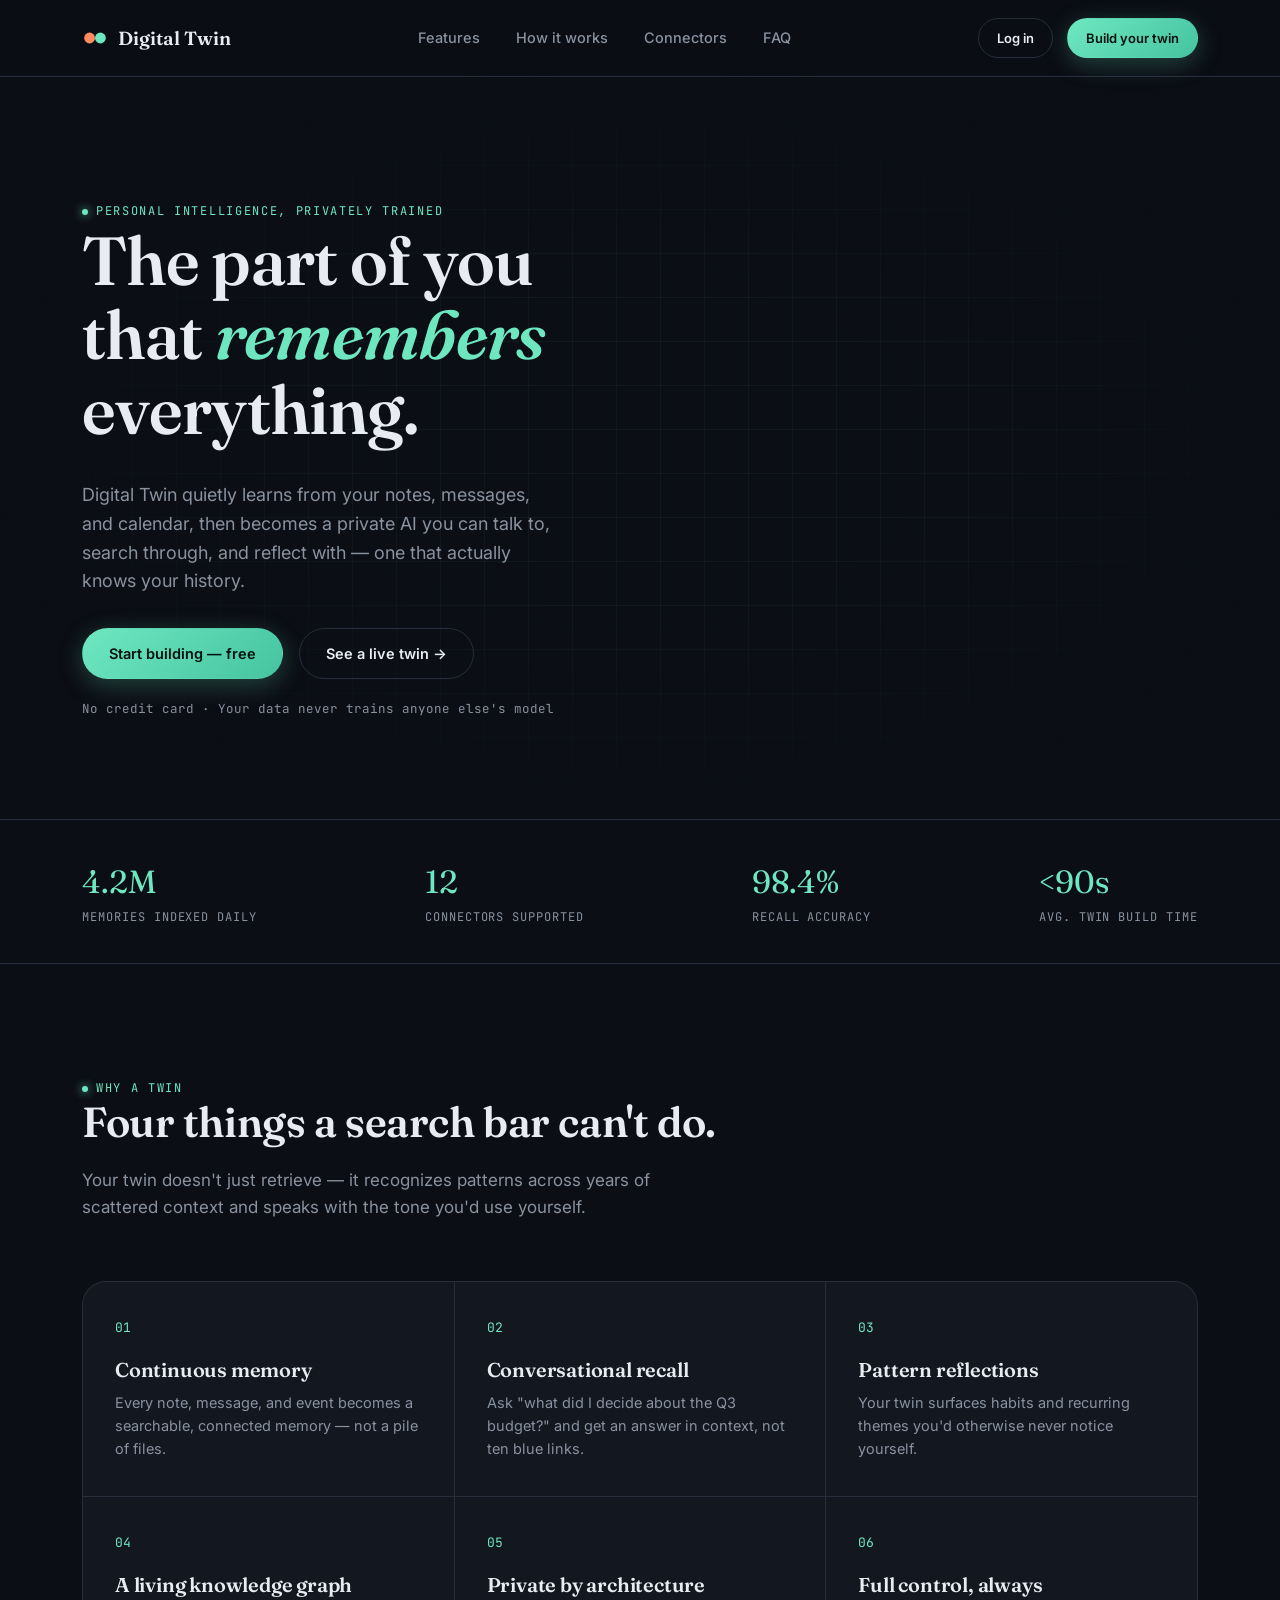
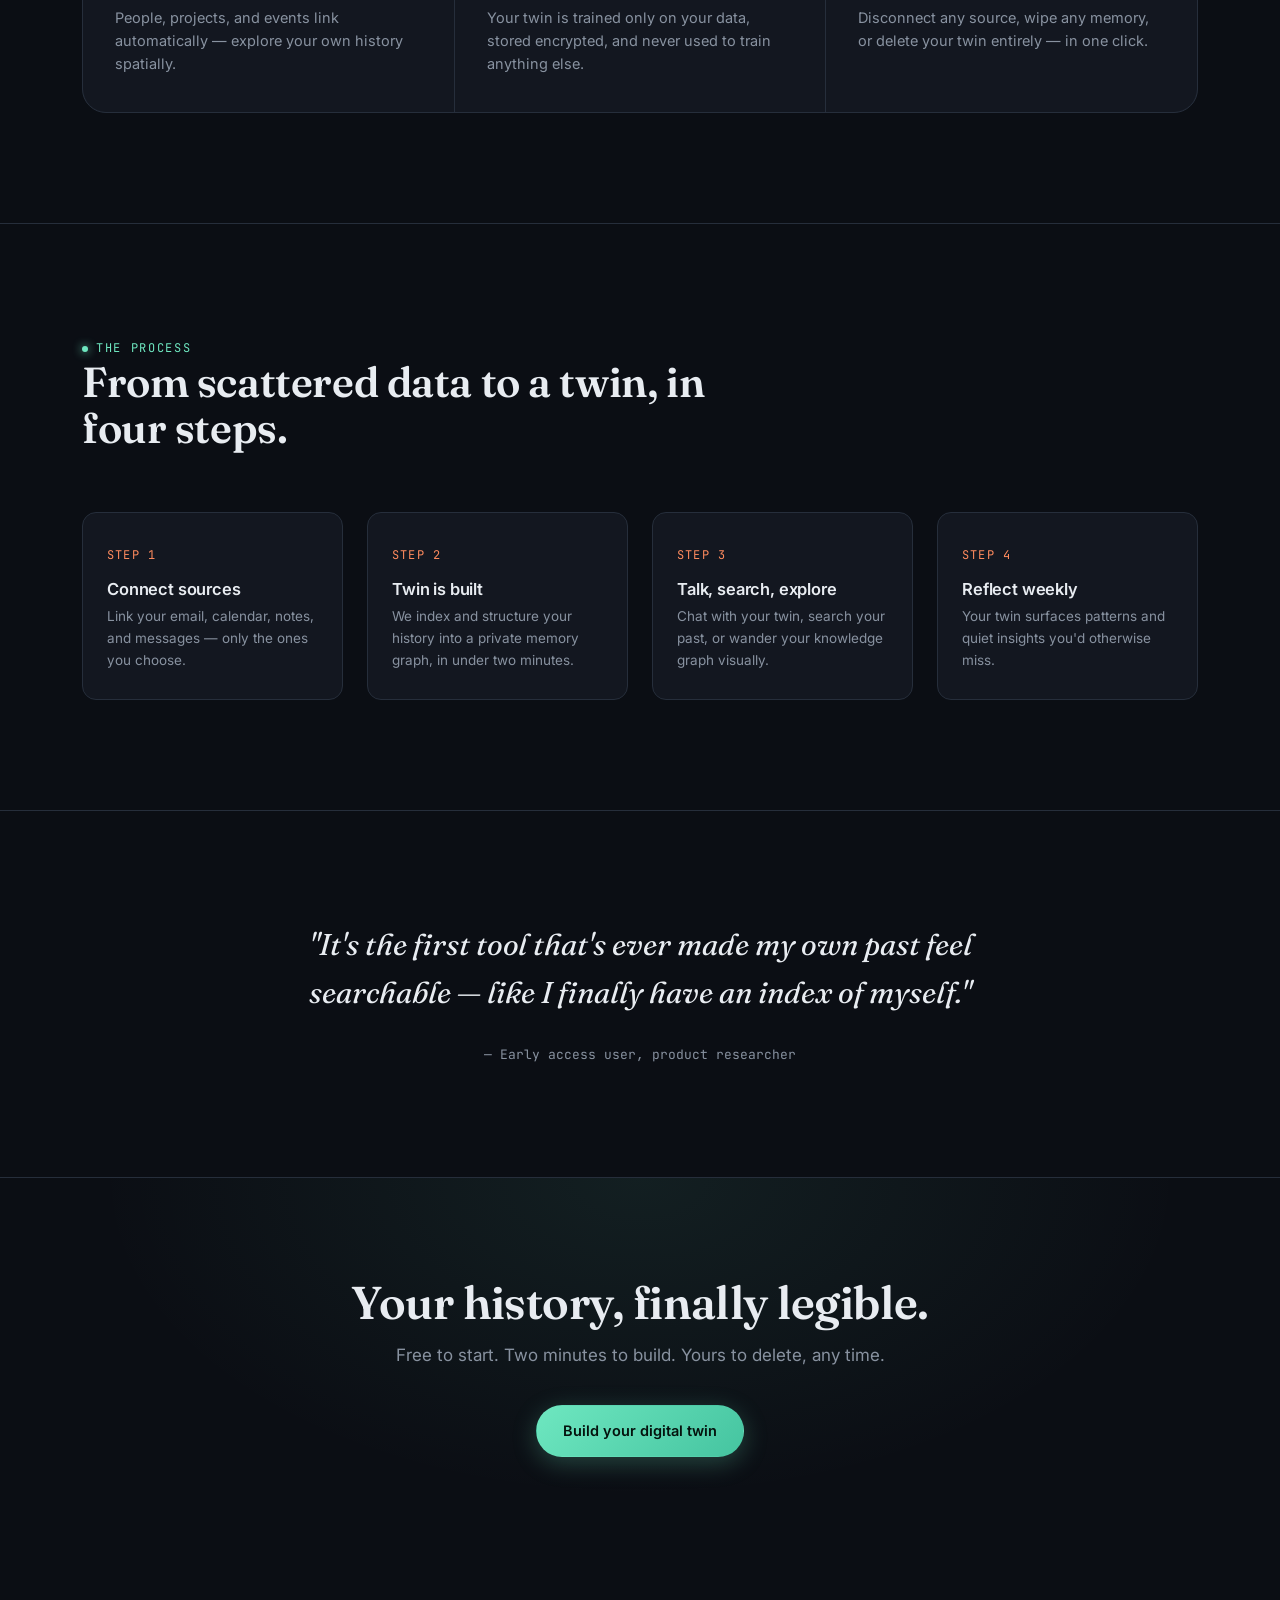
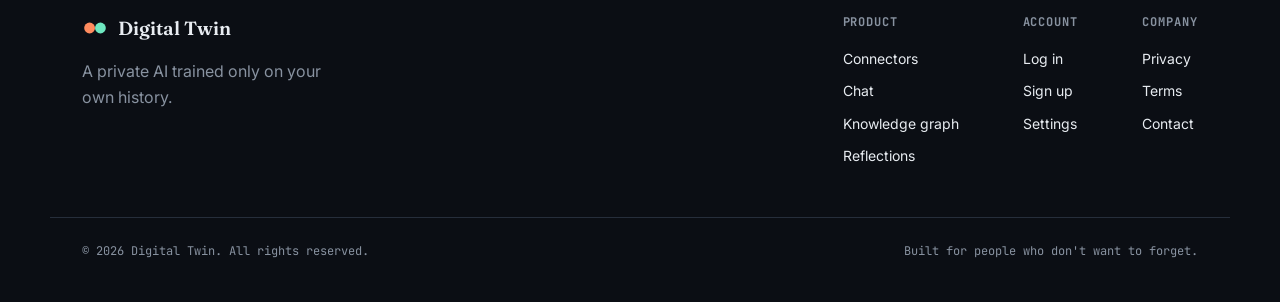
<file: frontend/index.html>
<!DOCTYPE html>
<html lang="en">
<head>
<meta charset="UTF-8">
<meta name="viewport" content="width=device-width, initial-scale=1.0">
<title>Digital Twin — An AI that remembers what you'd forget</title>
<link rel="stylesheet" href="css/style.css?v=8">
<link rel="stylesheet" href="css/animation.css?v=8">
<link rel="stylesheet" href="css/responsive.css?v=8">
</head>
<body>

<header class="site-header">
  <div class="container">
    <a href="index.html" class="brand">
      <svg class="mark" viewBox="0 0 24 24" fill="none"><circle cx="7" cy="12" r="5" fill="#FF8B5E"/><circle cx="17" cy="12" r="5" fill="#6EE7C0"/></svg>
      <span>Digital Twin</span>
    </a>
    <nav class="nav-links">
      <a href="#features">Features</a>
      <a href="#how-it-works">How it works</a>
      <a href="connectors.html">Connectors</a>
      <a href="#faq">FAQ</a>
    </nav>
    <div class="nav-cta">
      <a href="login.html" class="btn btn-ghost btn-sm">Log in</a>
      <a href="signup.html" class="btn btn-primary btn-sm">Build your twin</a>
    </div>
  </div>
</header>

<section class="hero">
  <div class="hero-bg-grid"></div>
  <div class="container">
    <div class="fade-up">
      <span class="eyebrow">Personal intelligence, privately trained</span>
      <h1>The part of you that <em>remembers</em> everything.</h1>
      <p class="lede">Digital Twin quietly learns from your notes, messages, and calendar, then becomes a private AI you can talk to, search through, and reflect with — one that actually knows your history.</p>
      <div class="hero-actions">
        <a href="signup.html" class="btn btn-primary">Start building — free</a>
        <a href="chat.html" class="btn btn-ghost">See a live twin →</a>
      </div>
      <div class="hero-note">No credit card · Your data never trains anyone else's model</div>
    </div>
  </div>
</section>

<section class="stat-strip">
  <div class="container">
    <div class="stat"><div class="num">4.2M</div><div class="label">memories indexed daily</div></div>
    <div class="stat"><div class="num">12</div><div class="label">connectors supported</div></div>
    <div class="stat"><div class="num">98.4%</div><div class="label">recall accuracy</div></div>
    <div class="stat"><div class="num">&lt;90s</div><div class="label">avg. twin build time</div></div>
  </div>
</section>

<section class="section" id="features">
  <div class="container">
    <div class="section-head">
      <span class="eyebrow">Why a twin</span>
      <h2>Four things a search bar can't do.</h2>
      <p>Your twin doesn't just retrieve — it recognizes patterns across years of scattered context and speaks with the tone you'd use yourself.</p>
    </div>
    <div class="feature-grid">
      <div class="feature-card">
        <span class="num">01</span>
        <h3>Continuous memory</h3>
        <p>Every note, message, and event becomes a searchable, connected memory — not a pile of files.</p>
      </div>
      <div class="feature-card">
        <span class="num">02</span>
        <h3>Conversational recall</h3>
        <p>Ask "what did I decide about the Q3 budget?" and get an answer in context, not ten blue links.</p>
      </div>
      <div class="feature-card">
        <span class="num">03</span>
        <h3>Pattern reflections</h3>
        <p>Your twin surfaces habits and recurring themes you'd otherwise never notice yourself.</p>
      </div>
      <div class="feature-card">
        <span class="num">04</span>
        <h3>A living knowledge graph</h3>
        <p>People, projects, and events link automatically — explore your own history spatially.</p>
      </div>
      <div class="feature-card">
        <span class="num">05</span>
        <h3>Private by architecture</h3>
        <p>Your twin is trained only on your data, stored encrypted, and never used to train anything else.</p>
      </div>
      <div class="feature-card">
        <span class="num">06</span>
        <h3>Full control, always</h3>
        <p>Disconnect any source, wipe any memory, or delete your twin entirely — in one click.</p>
      </div>
    </div>
  </div>
</section>

<section class="section" id="how-it-works">
  <div class="container">
    <div class="section-head">
      <span class="eyebrow">The process</span>
      <h2>From scattered data to a twin, in four steps.</h2>
    </div>
    <div class="flow">
      <div class="flow-step">
        <span class="step-index">STEP 1</span>
        <h4>Connect sources</h4>
        <p>Link your email, calendar, notes, and messages — only the ones you choose.</p>
      </div>
      <div class="flow-step">
        <span class="step-index">STEP 2</span>
        <h4>Twin is built</h4>
        <p>We index and structure your history into a private memory graph, in under two minutes.</p>
      </div>
      <div class="flow-step">
        <span class="step-index">STEP 3</span>
        <h4>Talk, search, explore</h4>
        <p>Chat with your twin, search your past, or wander your knowledge graph visually.</p>
      </div>
      <div class="flow-step">
        <span class="step-index">STEP 4</span>
        <h4>Reflect weekly</h4>
        <p>Your twin surfaces patterns and quiet insights you'd otherwise miss.</p>
      </div>
    </div>
  </div>
</section>

<section class="section">
  <div class="container">
    <div class="quote-block">
      <blockquote>"It's the first tool that's ever made my own past feel searchable — like I finally have an index of myself."</blockquote>
      <cite>— Early access user, product researcher</cite>
    </div>
  </div>
</section>

<section class="cta-band" id="faq">
  <div class="container">
    <h2>Your history, finally legible.</h2>
    <p>Free to start. Two minutes to build. Yours to delete, any time.</p>
    <a href="signup.html" class="btn btn-primary">Build your digital twin</a>
  </div>
</section>

<footer class="site-footer">
  <div class="container">
    <div>
      <a href="index.html" class="brand"><svg class="mark" viewBox="0 0 24 24" fill="none"><circle cx="7" cy="12" r="5" fill="#FF8B5E"/><circle cx="17" cy="12" r="5" fill="#6EE7C0"/></svg><span>Digital Twin</span></a>
      <p style="max-width:260px;margin-top:16px;">A private AI trained only on your own history.</p>
    </div>
    <div class="footer-cols">
      <div class="footer-col">
        <h5>Product</h5>
        <a href="connectors.html">Connectors</a>
        <a href="chat.html">Chat</a>
        <a href="graph.html">Knowledge graph</a>
        <a href="reflection.html">Reflections</a>
      </div>
      <div class="footer-col">
        <h5>Account</h5>
        <a href="login.html">Log in</a>
        <a href="signup.html">Sign up</a>
        <a href="settings.html">Settings</a>
      </div>
      <div class="footer-col">
        <h5>Company</h5>
        <a href="#">Privacy</a>
        <a href="#">Terms</a>
        <a href="#">Contact</a>
      </div>
    </div>
  </div>
  <div class="container footer-bottom">
    <span>© 2026 Digital Twin. All rights reserved.</span>
    <span>Built for people who don't want to forget.</span>
  </div>
</footer>

</body>
</html>
</file>
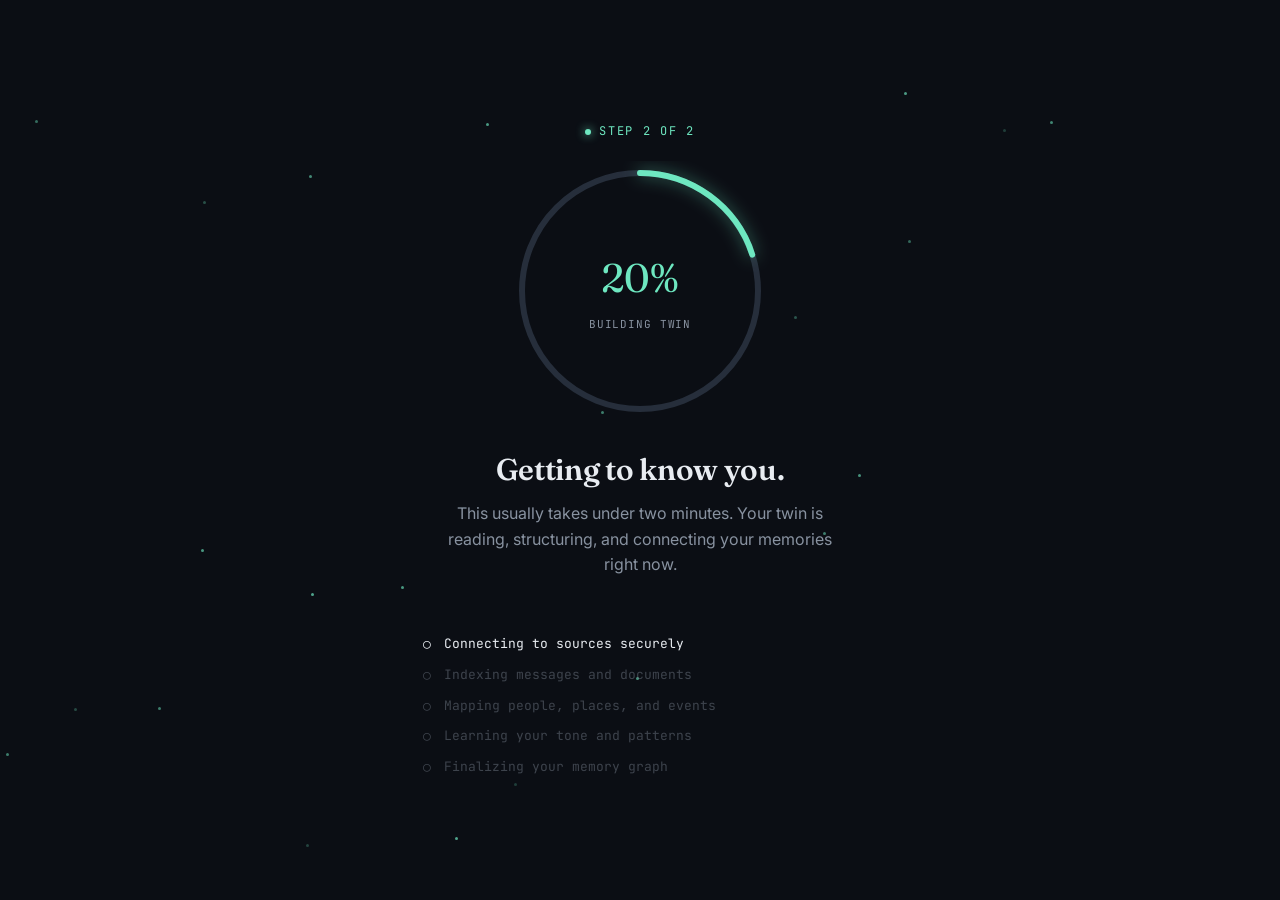
<file: frontend/building.html>
<!DOCTYPE html>
<html lang="en">
<head>
<meta charset="UTF-8">
<meta name="viewport" content="width=device-width, initial-scale=1.0">
<title>Building your twin — Digital Twin</title>
<link rel="stylesheet" href="css/style.css?v=8">
<link rel="stylesheet" href="css/dashboard.css?v=8">
<link rel="stylesheet" href="css/animation.css?v=8">
<link rel="stylesheet" href="css/responsive.css?v=8">
</head>
<body>

<div class="building-shell">
  <div class="ambient-field" data-ambient></div>

  <span class="eyebrow">Step 2 of 2</span>

  <div class="progress-ring" style="margin-top:20px;">
    <svg viewBox="0 0 260 260">
      <circle class="track" cx="130" cy="130" r="118"/>
      <circle class="bar" data-progress-bar cx="130" cy="130" r="118"/>
    </svg>
    <div class="ring-label">
      <span class="pct" data-progress-pct>0%</span>
      <span class="txt">Building twin</span>
    </div>
  </div>

  <h1>Getting to know you.</h1>
  <p>This usually takes under two minutes. Your twin is reading, structuring, and connecting your memories right now.</p>

  <div class="build-log">
    <div class="log-item"><span class="chk">○</span> Connecting to sources securely</div>
    <div class="log-item"><span class="chk">○</span> Indexing messages and documents</div>
    <div class="log-item"><span class="chk">○</span> Mapping people, places, and events</div>
    <div class="log-item"><span class="chk">○</span> Learning your tone and patterns</div>
    <div class="log-item"><span class="chk">○</span> Finalizing your memory graph</div>
  </div>
</div>

<script src="js/app.js?v=8"></script>
<script src="js/animation.js?v=8"></script>
<script>
  DTAnim.mountAmbientField('[data-ambient]', 22);
  DT.initAuthGuard('login.html');
  DT.initBuildingSequence('dashboard.html');
</script>
</body>
</html>
</file>
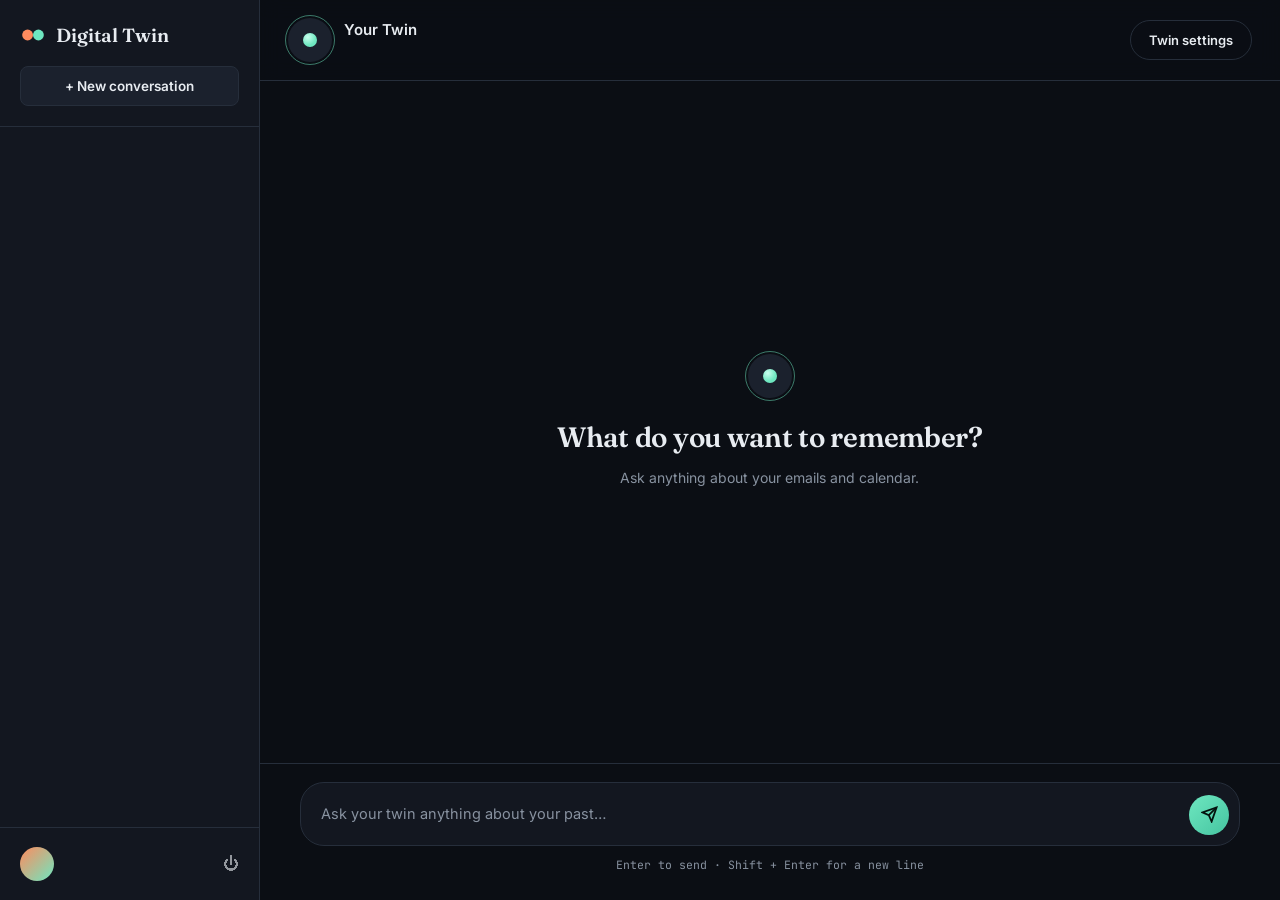
<file: frontend/chat.html>
<!DOCTYPE html>
<html lang="en">
<head>
<meta charset="UTF-8">
<meta name="viewport" content="width=device-width, initial-scale=1.0">
<title>Chat — Digital Twin</title>
<link rel="stylesheet" href="css/style.css?v=8">
<link rel="stylesheet" href="css/dashboard.css?v=8">
<link rel="stylesheet" href="css/chat.css?v=8">
<link rel="stylesheet" href="css/animation.css?v=8">
<link rel="stylesheet" href="css/responsive.css?v=8">
</head>
<body>

<div class="chat-shell">
  <aside class="convo-rail" data-convo-rail>
    <div class="convo-rail-head">
      <a href="dashboard.html" class="brand" style="margin-bottom:16px;"><svg class="mark" viewBox="0 0 24 24" fill="none"><circle cx="7" cy="12" r="5" fill="#FF8B5E"/><circle cx="17" cy="12" r="5" fill="#6EE7C0"/></svg><span>Digital Twin</span></a>
      <button class="new-chat-btn" data-new-chat>+ New conversation</button>
    </div>
    <div class="convo-list" data-convo-list></div>
    <div class="rail-foot" style="padding:16px 20px;">
      <div class="avatar"></div>
      <div class="who"><div class="name">&nbsp;</div><div class="plan">&nbsp;</div></div>
      <a href="#" data-logout title="Log out" style="margin-left:auto;opacity:.6;">⏻</a>
    </div>
  </aside>

  <div class="chat-main">
    <div class="chat-topbar">
      <div class="who">
        <button class="convo-toggle" data-convo-toggle aria-label="Show conversations">☰</button>
        <div class="thread-badge"><div class="core"></div></div>
        <div>
          <div class="name" data-chat-title>Your Twin</div>
          <div class="status" data-chat-status>&nbsp;</div>
        </div>
      </div>
      <a href="settings.html" class="btn btn-ghost btn-sm">Twin settings</a>
    </div>

    <div class="chat-scroll" data-chat-scroll></div>

    <div class="chat-composer">
      <form data-composer-form>
        <div class="composer-box">
          <textarea data-composer-input rows="1" placeholder="Ask your twin anything about your past…"></textarea>
          <button type="submit" class="send-btn" aria-label="Send">
            <svg viewBox="0 0 24 24" fill="none" stroke="currentColor" stroke-width="2.5"><line x1="22" y1="2" x2="11" y2="13"/><polygon points="22 2 15 22 11 13 2 9 22 2"/></svg>
          </button>
        </div>
      </form>
      <div class="composer-hint">Enter to send · Shift + Enter for a new line</div>
    </div>
  </div>
</div>

<script src="js/app.js?v=8"></script>
<script>
  DT.initAuthGuard('login.html');
  DT.initLogout();
  DT.initChat();
</script>
</body>
</html>
</file>
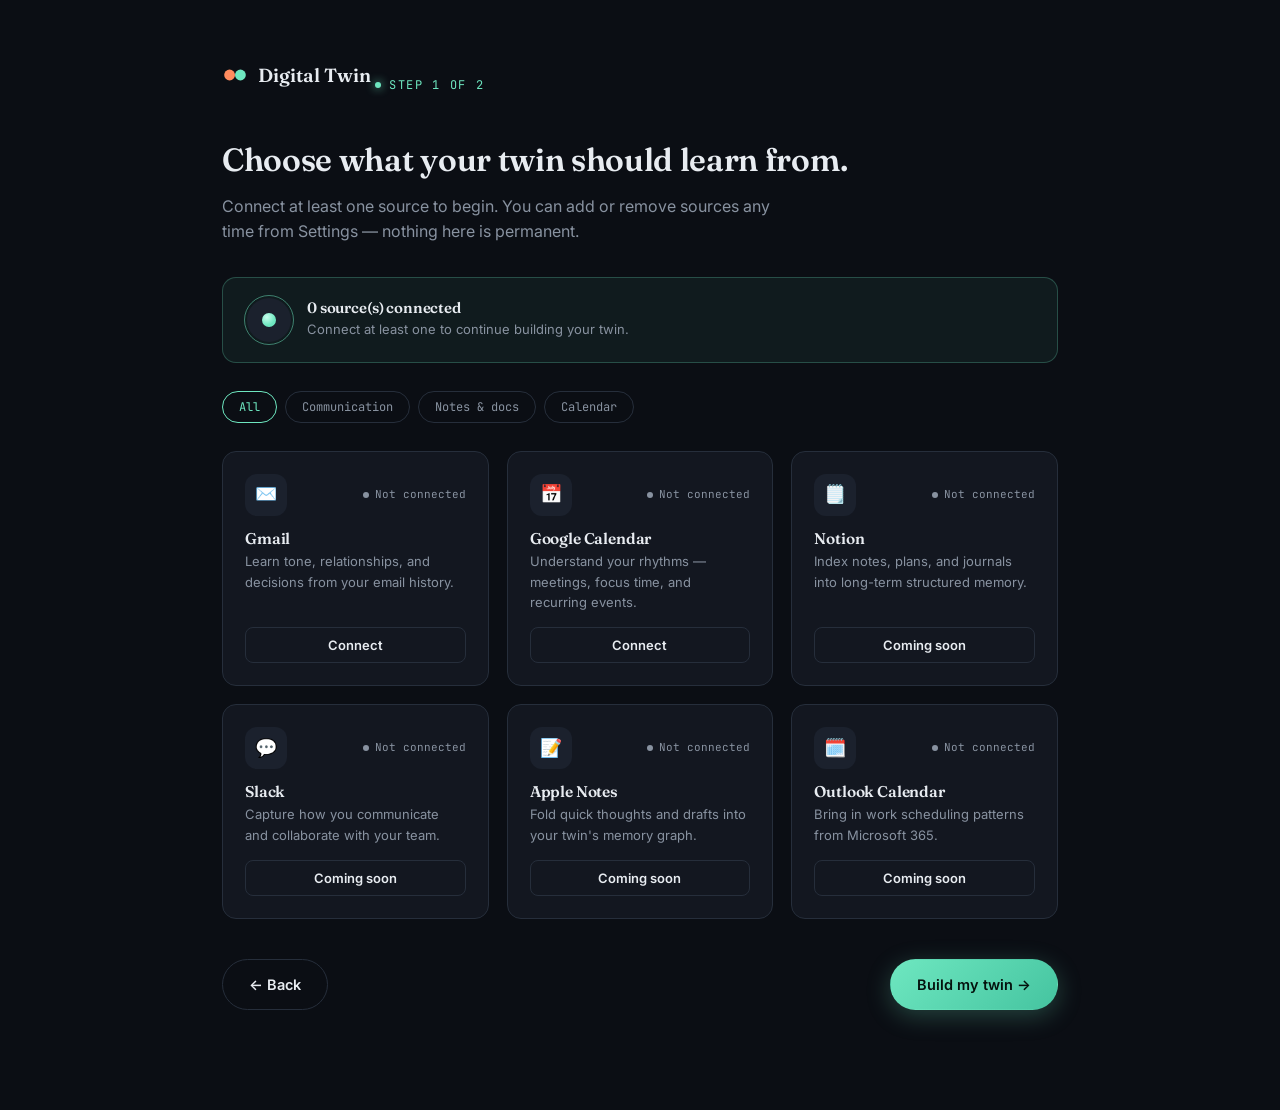
<file: frontend/connectors.html>
<!DOCTYPE html>
<html lang="en">
<head>
<meta charset="UTF-8">
<meta name="viewport" content="width=device-width, initial-scale=1.0">
<title>Connect your sources — Digital Twin</title>
<link rel="stylesheet" href="css/style.css?v=8">
<link rel="stylesheet" href="css/dashboard.css?v=8">
<link rel="stylesheet" href="css/connector.css?v=8">
<link rel="stylesheet" href="css/animation.css?v=8">
<link rel="stylesheet" href="css/responsive.css?v=8">
</head>
<body>

<div style="max-width:900px;margin:0 auto;padding:60px 32px 100px;">
  <a href="index.html" class="brand" style="margin-bottom:40px;display:inline-flex;">
    <svg class="mark" viewBox="0 0 24 24" fill="none"><circle cx="7" cy="12" r="5" fill="#FF8B5E"/><circle cx="17" cy="12" r="5" fill="#6EE7C0"/></svg>
    <span>Digital Twin</span>
  </a>

  <span class="eyebrow">Step 1 of 2</span>
  <h1 class="fade-up" style="font-size:32px;margin-top:12px;">Choose what your twin should learn from.</h1>
  <p class="fade-up" style="max-width:560px;margin-bottom:32px;">Connect at least one source to begin. You can add or remove sources any time from Settings — nothing here is permanent.</p>

  <div class="form-alert" data-connector-alert style="margin-bottom:20px;"></div>

  <div class="connector-banner">
    <div class="thread-badge"><div class="core"></div></div>
    <div>
      <h4><span data-connected-count>0</span> source(s) connected</h4>
      <p>Connect at least one to continue building your twin.</p>
    </div>
  </div>

  <div class="connector-category-tabs">
    <button class="filter-chip active" data-filter="all">All</button>
    <button class="filter-chip" data-filter="comms">Communication</button>
    <button class="filter-chip" data-filter="notes">Notes &amp; docs</button>
    <button class="filter-chip" data-filter="calendar">Calendar</button>
  </div>

  <div class="connector-grid" data-connector-grid>

    <div class="connector-card" data-name="Gmail" data-category="comms" data-provider="gmail">
      <div class="connector-top">
        <div class="connector-icon">✉️</div>
        <span class="connector-status"><span class="dot"></span> Not connected</span>
      </div>
      <div>
        <h4>Gmail</h4>
        <p>Learn tone, relationships, and decisions from your email history.</p>
      </div>
      <button class="connector-toggle-btn">Connect</button>
    </div>

    <div class="connector-card" data-name="Google Calendar" data-category="calendar" data-provider="google_calendar">
      <div class="connector-top">
        <div class="connector-icon">📅</div>
        <span class="connector-status"><span class="dot"></span> Not connected</span>
      </div>
      <div>
        <h4>Google Calendar</h4>
        <p>Understand your rhythms — meetings, focus time, and recurring events.</p>
      </div>
      <button class="connector-toggle-btn">Connect</button>
    </div>

    <div class="connector-card" data-name="Notion" data-category="notes">
      <div class="connector-top">
        <div class="connector-icon">🗒️</div>
        <span class="connector-status"><span class="dot"></span> Not connected</span>
      </div>
      <div>
        <h4>Notion</h4>
        <p>Index notes, plans, and journals into long-term structured memory.</p>
      </div>
      <button class="connector-toggle-btn" disabled title="Coming soon">Coming soon</button>
    </div>

    <div class="connector-card" data-name="Slack" data-category="comms">
      <div class="connector-top">
        <div class="connector-icon">💬</div>
        <span class="connector-status"><span class="dot"></span> Not connected</span>
      </div>
      <div>
        <h4>Slack</h4>
        <p>Capture how you communicate and collaborate with your team.</p>
      </div>
      <button class="connector-toggle-btn" disabled title="Coming soon">Coming soon</button>
    </div>

    <div class="connector-card" data-name="Apple Notes" data-category="notes">
      <div class="connector-top">
        <div class="connector-icon">📝</div>
        <span class="connector-status"><span class="dot"></span> Not connected</span>
      </div>
      <div>
        <h4>Apple Notes</h4>
        <p>Fold quick thoughts and drafts into your twin's memory graph.</p>
      </div>
      <button class="connector-toggle-btn" disabled title="Deferred — no cloud API for Apple Notes">Coming soon</button>
    </div>

    <div class="connector-card" data-name="Outlook Calendar" data-category="calendar">
      <div class="connector-top">
        <div class="connector-icon">🗓️</div>
        <span class="connector-status"><span class="dot"></span> Not connected</span>
      </div>
      <div>
        <h4>Outlook Calendar</h4>
        <p>Bring in work scheduling patterns from Microsoft 365.</p>
      </div>
      <button class="connector-toggle-btn" disabled title="Coming soon">Coming soon</button>
    </div>

  </div>

  <div style="display:flex;justify-content:space-between;margin-top:40px;">
    <a href="signup.html" class="btn btn-ghost">← Back</a>
    <a href="building.html" class="btn btn-primary">Build my twin →</a>
  </div>
</div>

<script src="js/app.js?v=8"></script>
<script>
  DT.initAuthGuard('login.html');
  DT.initConnectors();
</script>
</body>
</html>
</file>
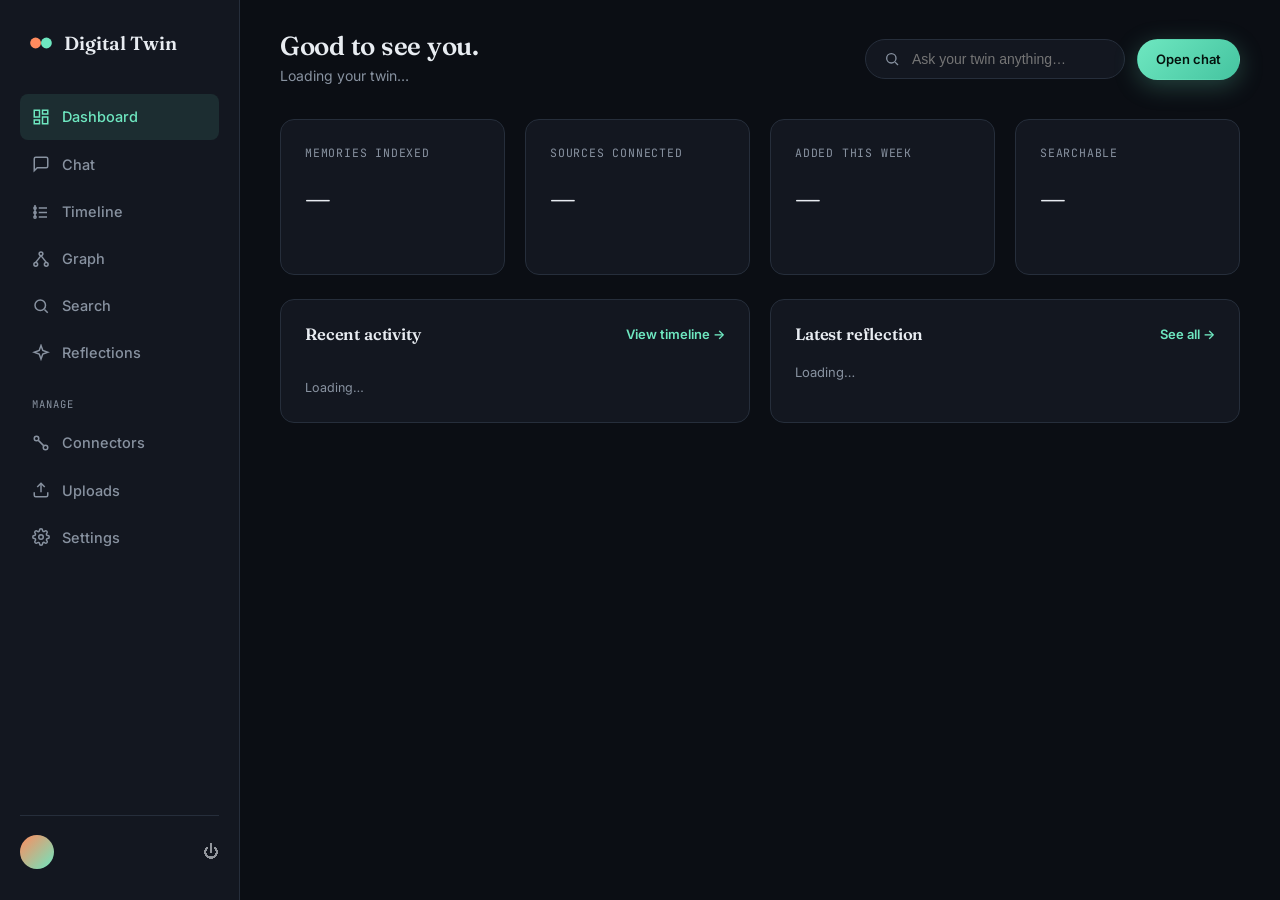
<file: frontend/dashboard.html>
<!DOCTYPE html>
<html lang="en">
<head>
<meta charset="UTF-8">
<meta name="viewport" content="width=device-width, initial-scale=1.0">
<title>Dashboard — Digital Twin</title>
<link rel="stylesheet" href="css/style.css?v=8">
<link rel="stylesheet" href="css/dashboard.css?v=8">
<link rel="stylesheet" href="css/animation.css?v=8">
<link rel="stylesheet" href="css/responsive.css?v=8">
</head>
<body>

<div class="app-shell">
  <aside class="rail">
    <a href="index.html" class="brand"><svg class="mark" viewBox="0 0 24 24" fill="none"><circle cx="7" cy="12" r="5" fill="#FF8B5E"/><circle cx="17" cy="12" r="5" fill="#6EE7C0"/></svg><span>Digital Twin</span></a>
    <nav class="rail-nav">
      <a href="dashboard.html" class="active"><svg viewBox="0 0 24 24" fill="none" stroke="currentColor" stroke-width="2"><rect x="3" y="3" width="7" height="9"/><rect x="14" y="3" width="7" height="5"/><rect x="14" y="12" width="7" height="9"/><rect x="3" y="16" width="7" height="5"/></svg><span>Dashboard</span></a>
      <a href="chat.html"><svg viewBox="0 0 24 24" fill="none" stroke="currentColor" stroke-width="2"><path d="M21 15a2 2 0 0 1-2 2H7l-4 4V5a2 2 0 0 1 2-2h14a2 2 0 0 1 2 2z"/></svg><span>Chat</span></a>
      <a href="timeline.html"><svg viewBox="0 0 24 24" fill="none" stroke="currentColor" stroke-width="2"><line x1="4" y1="4" x2="4" y2="20"/><circle cx="4" cy="8" r="1.5"/><circle cx="4" cy="14" r="1.5"/><circle cx="4" cy="20" r="1.5"/><line x1="9" y1="8" x2="20" y2="8"/><line x1="9" y1="14" x2="20" y2="14"/><line x1="9" y1="20" x2="20" y2="20"/></svg><span>Timeline</span></a>
      <a href="graph.html"><svg viewBox="0 0 24 24" fill="none" stroke="currentColor" stroke-width="2"><circle cx="12" cy="5" r="2.5"/><circle cx="5" cy="19" r="2.5"/><circle cx="19" cy="19" r="2.5"/><line x1="12" y1="7.5" x2="5" y2="16.5"/><line x1="12" y1="7.5" x2="19" y2="16.5"/></svg><span>Graph</span></a>
      <a href="search.html"><svg viewBox="0 0 24 24" fill="none" stroke="currentColor" stroke-width="2"><circle cx="11" cy="11" r="7"/><line x1="21" y1="21" x2="16.65" y2="16.65"/></svg><span>Search</span></a>
      <a href="reflection.html"><svg viewBox="0 0 24 24" fill="none" stroke="currentColor" stroke-width="2"><path d="M12 2l2.4 6.6L21 11l-6.6 2.4L12 20l-2.4-6.6L3 11l6.6-2.4z"/></svg><span>Reflections</span></a>
      <div class="rail-section-label">Manage</div>
      <a href="connectors.html"><svg viewBox="0 0 24 24" fill="none" stroke="currentColor" stroke-width="2"><circle cx="6" cy="6" r="3"/><circle cx="18" cy="18" r="3"/><path d="M8.5 8.5 15.5 15.5"/></svg><span>Connectors</span></a>
      <a href="uploads.html"><svg viewBox="0 0 24 24" fill="none" stroke="currentColor" stroke-width="2"><path d="M21 15v4a2 2 0 0 1-2 2H5a2 2 0 0 1-2-2v-4"/><polyline points="17 8 12 3 7 8"/><line x1="12" y1="3" x2="12" y2="15"/></svg><span>Uploads</span></a>
      <a href="settings.html"><svg viewBox="0 0 24 24" fill="none" stroke="currentColor" stroke-width="2"><circle cx="12" cy="12" r="3"/><path d="M19.4 15a1.65 1.65 0 0 0 .33 1.82l.06.06a2 2 0 1 1-2.83 2.83l-.06-.06a1.65 1.65 0 0 0-1.82-.33 1.65 1.65 0 0 0-1 1.51V21a2 2 0 0 1-4 0v-.09A1.65 1.65 0 0 0 9 19.4a1.65 1.65 0 0 0-1.82.33l-.06.06a2 2 0 1 1-2.83-2.83l.06-.06a1.65 1.65 0 0 0 .33-1.82 1.65 1.65 0 0 0-1.51-1H3a2 2 0 0 1 0-4h.09A1.65 1.65 0 0 0 4.6 9a1.65 1.65 0 0 0-.33-1.82l-.06-.06a2 2 0 1 1 2.83-2.83l.06.06a1.65 1.65 0 0 0 1.82.33H9a1.65 1.65 0 0 0 1-1.51V3a2 2 0 0 1 4 0v.09a1.65 1.65 0 0 0 1 1.51 1.65 1.65 0 0 0 1.82-.33l.06-.06a2 2 0 1 1 2.83 2.83l-.06.06a1.65 1.65 0 0 0-.33 1.82V9a1.65 1.65 0 0 0 1.51 1H21a2 2 0 0 1 0 4h-.09a1.65 1.65 0 0 0-1.51 1z"/></svg><span>Settings</span></a>
    </nav>
    <div class="rail-foot">
      <div class="avatar"></div>
      <div class="who"><div class="name">&nbsp;</div><div class="plan">&nbsp;</div></div>
      <a href="#" data-logout title="Log out" style="margin-left:auto;opacity:.6;">⏻</a>
    </div>
  </aside>

  <main class="main">
    <div class="topbar">
      <div>
        <h1 data-dash="greeting">Good to see you.</h1>
        <div class="sub" data-dash="subtitle">Loading your twin…</div>
      </div>
      <div class="topbar-actions">
        <div class="search-box">
          <svg viewBox="0 0 24 24" fill="none" stroke="currentColor" stroke-width="2"><circle cx="11" cy="11" r="7"/><line x1="21" y1="21" x2="16.65" y2="16.65"/></svg>
          <input type="text" placeholder="Ask your twin anything…" onclick="location.href='search.html'" readonly>
        </div>
        <a href="chat.html" class="btn btn-primary btn-sm">Open chat</a>
      </div>
    </div>

    <div class="card-grid grid-4" style="margin-bottom:24px;">
      <div class="card stat-card">
        <div class="label">Memories indexed</div>
        <div class="value" data-dash="total">—</div>
        <div class="delta" data-dash="total-delta">&nbsp;</div>
      </div>
      <div class="card stat-card">
        <div class="label">Sources connected</div>
        <div class="value" data-dash="sources">—</div>
        <div class="delta" data-dash="sources-delta">&nbsp;</div>
      </div>
      <div class="card stat-card">
        <div class="label">Added this week</div>
        <div class="value" data-dash="week">—</div>
        <div class="delta" data-dash="week-delta">&nbsp;</div>
      </div>
      <div class="card stat-card">
        <div class="label">Searchable</div>
        <div class="value" data-dash="searchable">—</div>
        <div class="delta" data-dash="searchable-delta">&nbsp;</div>
      </div>
    </div>

    <div class="card-grid grid-2">
      <div class="card">
        <div class="card-head">
          <h3>Recent activity</h3>
          <a href="timeline.html">View timeline →</a>
        </div>
        <div class="row-list" data-dash="activity">
          <div class="row-item"><div class="row-body"><div class="meta">Loading…</div></div></div>
        </div>
      </div>

      <div class="card">
        <div class="card-head">
          <h3>Latest reflection</h3>
          <a href="reflection.html">See all →</a>
        </div>
        <div data-latest-reflection><p class="hint">Loading…</p></div>
      </div>
    </div>
  </main>
</div>

<script src="js/app.js?v=8"></script>
<script>
  DT.initAuthGuard('login.html');
  DT.initLogout();
  DT.initDashboard();
  DT.initLatestReflection();
</script>
</body>
</html>
</file>
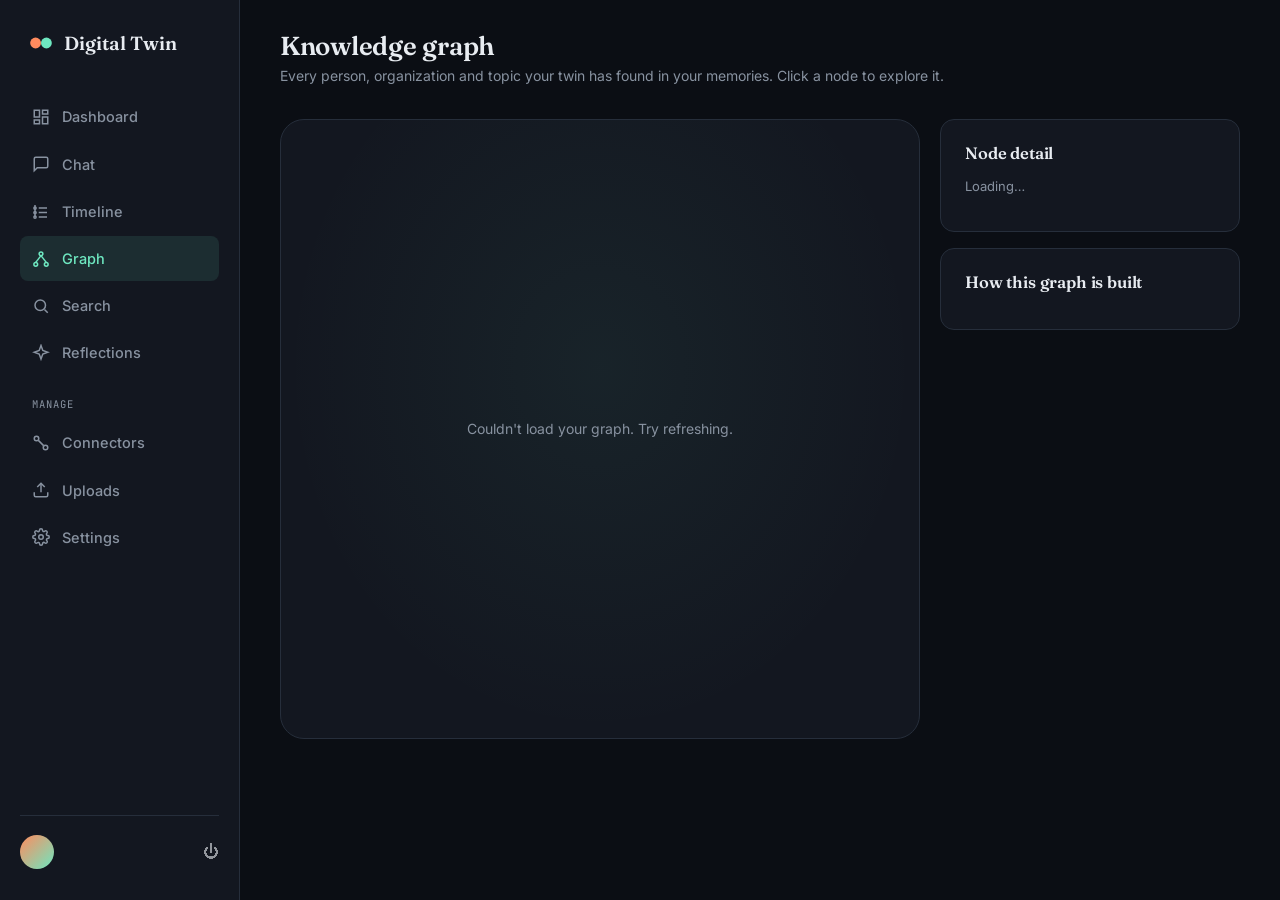
<file: frontend/graph.html>
<!DOCTYPE html>
<html lang="en">
<head>
<meta charset="UTF-8">
<meta name="viewport" content="width=device-width, initial-scale=1.0">
<title>Knowledge Graph — Digital Twin</title>
<link rel="stylesheet" href="css/style.css?v=8">
<link rel="stylesheet" href="css/dashboard.css?v=8">
<link rel="stylesheet" href="css/animation.css?v=8">
<link rel="stylesheet" href="css/responsive.css?v=8">
</head>
<body>

<div class="app-shell">
  <aside class="rail">
    <a href="index.html" class="brand"><svg class="mark" viewBox="0 0 24 24" fill="none"><circle cx="7" cy="12" r="5" fill="#FF8B5E"/><circle cx="17" cy="12" r="5" fill="#6EE7C0"/></svg><span>Digital Twin</span></a>
    <nav class="rail-nav">
      <a href="dashboard.html"><svg viewBox="0 0 24 24" fill="none" stroke="currentColor" stroke-width="2"><rect x="3" y="3" width="7" height="9"/><rect x="14" y="3" width="7" height="5"/><rect x="14" y="12" width="7" height="9"/><rect x="3" y="16" width="7" height="5"/></svg><span>Dashboard</span></a>
      <a href="chat.html"><svg viewBox="0 0 24 24" fill="none" stroke="currentColor" stroke-width="2"><path d="M21 15a2 2 0 0 1-2 2H7l-4 4V5a2 2 0 0 1 2-2h14a2 2 0 0 1 2 2z"/></svg><span>Chat</span></a>
      <a href="timeline.html"><svg viewBox="0 0 24 24" fill="none" stroke="currentColor" stroke-width="2"><line x1="4" y1="4" x2="4" y2="20"/><circle cx="4" cy="8" r="1.5"/><circle cx="4" cy="14" r="1.5"/><circle cx="4" cy="20" r="1.5"/><line x1="9" y1="8" x2="20" y2="8"/><line x1="9" y1="14" x2="20" y2="14"/><line x1="9" y1="20" x2="20" y2="20"/></svg><span>Timeline</span></a>
      <a href="graph.html" class="active"><svg viewBox="0 0 24 24" fill="none" stroke="currentColor" stroke-width="2"><circle cx="12" cy="5" r="2.5"/><circle cx="5" cy="19" r="2.5"/><circle cx="19" cy="19" r="2.5"/><line x1="12" y1="7.5" x2="5" y2="16.5"/><line x1="12" y1="7.5" x2="19" y2="16.5"/></svg><span>Graph</span></a>
      <a href="search.html"><svg viewBox="0 0 24 24" fill="none" stroke="currentColor" stroke-width="2"><circle cx="11" cy="11" r="7"/><line x1="21" y1="21" x2="16.65" y2="16.65"/></svg><span>Search</span></a>
      <a href="reflection.html"><svg viewBox="0 0 24 24" fill="none" stroke="currentColor" stroke-width="2"><path d="M12 2l2.4 6.6L21 11l-6.6 2.4L12 20l-2.4-6.6L3 11l6.6-2.4z"/></svg><span>Reflections</span></a>
      <div class="rail-section-label">Manage</div>
      <a href="connectors.html"><svg viewBox="0 0 24 24" fill="none" stroke="currentColor" stroke-width="2"><circle cx="6" cy="6" r="3"/><circle cx="18" cy="18" r="3"/><path d="M8.5 8.5 15.5 15.5"/></svg><span>Connectors</span></a>
      <a href="uploads.html"><svg viewBox="0 0 24 24" fill="none" stroke="currentColor" stroke-width="2"><path d="M21 15v4a2 2 0 0 1-2 2H5a2 2 0 0 1-2-2v-4"/><polyline points="17 8 12 3 7 8"/><line x1="12" y1="3" x2="12" y2="15"/></svg><span>Uploads</span></a>
      <a href="settings.html"><svg viewBox="0 0 24 24" fill="none" stroke="currentColor" stroke-width="2"><circle cx="12" cy="12" r="3"/><path d="M19.4 15a1.65 1.65 0 0 0 .33 1.82l.06.06a2 2 0 1 1-2.83 2.83l-.06-.06a1.65 1.65 0 0 0-1.82-.33 1.65 1.65 0 0 0-1 1.51V21a2 2 0 0 1-4 0v-.09A1.65 1.65 0 0 0 9 19.4a1.65 1.65 0 0 0-1.82.33l-.06.06a2 2 0 1 1-2.83-2.83l.06-.06a1.65 1.65 0 0 0 .33-1.82 1.65 1.65 0 0 0-1.51-1H3a2 2 0 0 1 0-4h.09A1.65 1.65 0 0 0 4.6 9a1.65 1.65 0 0 0-.33-1.82l-.06-.06a2 2 0 1 1 2.83-2.83l.06.06a1.65 1.65 0 0 0 1.82.33H9a1.65 1.65 0 0 0 1-1.51V3a2 2 0 0 1 4 0v.09a1.65 1.65 0 0 0 1 1.51 1.65 1.65 0 0 0 1.82-.33l.06-.06a2 2 0 1 1 2.83 2.83l-.06.06a1.65 1.65 0 0 0-.33 1.82V9a1.65 1.65 0 0 0 1.51 1H21a2 2 0 0 1 0 4h-.09a1.65 1.65 0 0 0-1.51 1z"/></svg><span>Settings</span></a>
    </nav>
    <div class="rail-foot">
      <div class="avatar"></div>
      <div class="who"><div class="name">&nbsp;</div><div class="plan">&nbsp;</div></div>
      <a href="#" data-logout title="Log out" style="margin-left:auto;opacity:.6;">⏻</a>
    </div>
  </aside>

  <main class="main" style="max-width:1300px;">
    <div class="topbar">
      <div>
        <h1>Knowledge graph</h1>
        <div class="sub">Every person, organization and topic your twin has found in your memories. Click a node to explore it.</div>
      </div>
    </div>

    <div class="graph-shell">
      <div class="graph-canvas-wrap">
        <canvas data-graph-canvas aria-label="Knowledge graph"></canvas>
        <div class="graph-overlay" data-graph-overlay hidden></div>
        <div class="graph-legend" data-graph-legend></div>
      </div>

      <div class="node-panel">
        <div class="card" data-node-detail>
          <div class="card-head"><h3>Node detail</h3></div>
          <p class="node-intro">Loading…</p>
        </div>
        <div class="card">
          <div class="card-head"><h3>How this graph is built</h3></div>
          <div class="graph-about" data-graph-about></div>
        </div>
      </div>
    </div>
  </main>
</div>

<script src="js/app.js?v=8"></script>
<script src="js/graph.js?v=8"></script>
<script>
  DT.initAuthGuard('login.html');
  DT.initLogout();
  DTGraph.init();
</script>
</body>
</html>
</file>
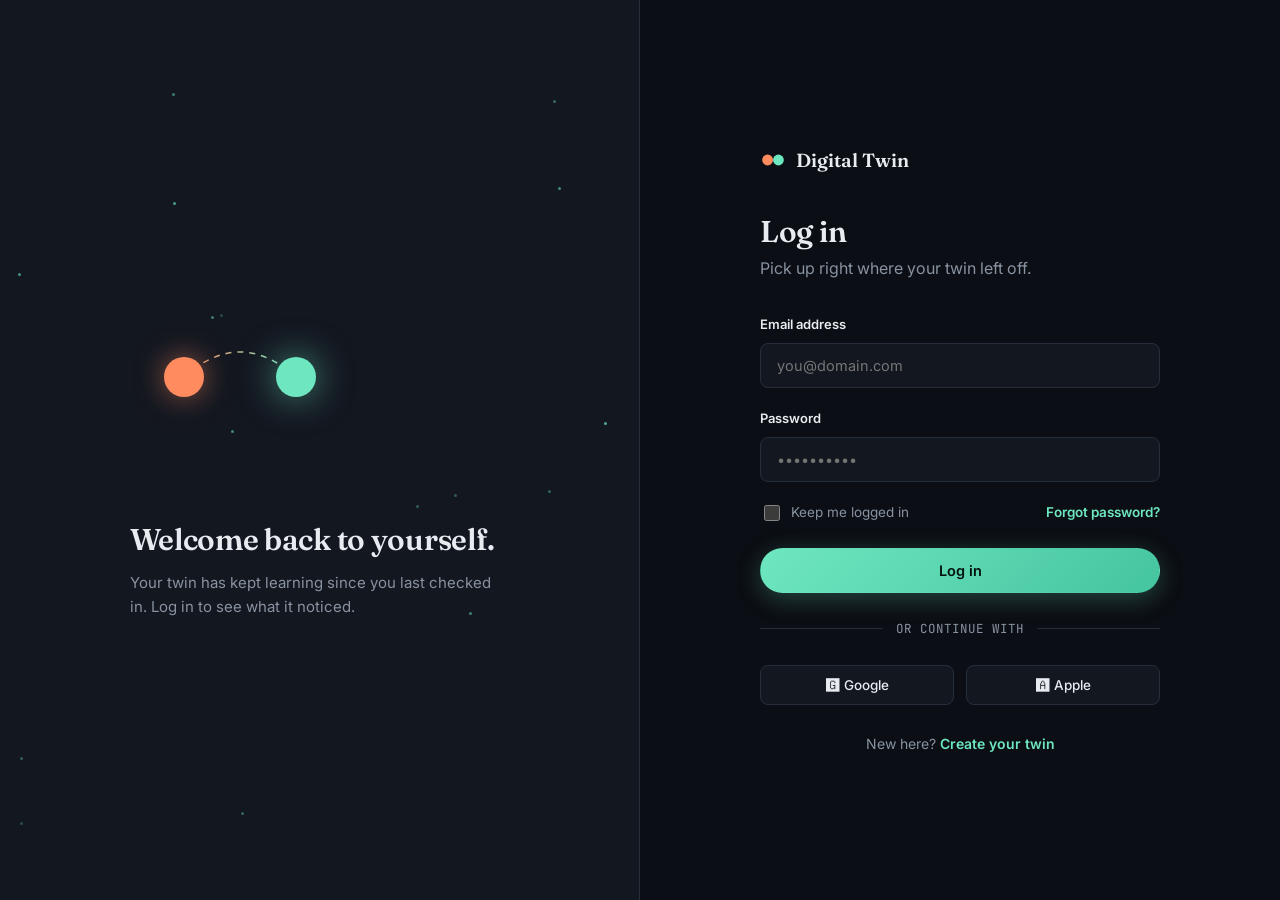
<file: frontend/login.html>
<!DOCTYPE html>
<html lang="en">
<head>
<meta charset="UTF-8">
<meta name="viewport" content="width=device-width, initial-scale=1.0">
<title>Log in — Digital Twin</title>
<link rel="stylesheet" href="css/style.css?v=8">
<link rel="stylesheet" href="css/animation.css?v=8">
<link rel="stylesheet" href="css/responsive.css?v=8">
</head>
<body>

<div class="auth-shell">
  <div class="auth-visual">
    <div class="ambient-field" data-ambient></div>
    <div class="auth-visual-copy fade-up">
      <div class="twin-thread" data-twin-thread style="margin-bottom:36px;"></div>
      <h2>Welcome back to yourself.</h2>
      <p>Your twin has kept learning since you last checked in. Log in to see what it noticed.</p>
    </div>
  </div>

  <div class="auth-form-side">
    <div class="auth-card fade-up">
      <a href="index.html" class="brand">
        <svg class="mark" viewBox="0 0 24 24" fill="none"><circle cx="7" cy="12" r="5" fill="#FF8B5E"/><circle cx="17" cy="12" r="5" fill="#6EE7C0"/></svg>
        <span>Digital Twin</span>
      </a>
      <h1>Log in</h1>
      <p>Pick up right where your twin left off.</p>

      <form id="loginForm" novalidate>
        <div class="form-alert" role="alert"></div>
        <div class="field">
          <label for="loginEmail">Email address</label>
          <input type="email" id="loginEmail" required placeholder="you@domain.com">
        </div>
        <div class="field">
          <label for="loginPassword">Password</label>
          <input type="password" id="loginPassword" required placeholder="••••••••••">
        </div>
        <div class="field-row">
          <label class="checkbox-row"><input type="checkbox"> Keep me logged in</label>
          <a href="#" class="form-link" style="font-size:13.5px;">Forgot password?</a>
        </div>
        <button type="submit" class="btn btn-primary btn-block">Log in</button>
      </form>

      <div class="auth-divider">OR CONTINUE WITH</div>
      <div class="oauth-row">
        <button class="oauth-btn">🅶 Google</button>
        <button class="oauth-btn">🅰 Apple</button>
      </div>

      <div class="auth-foot">New here? <a href="signup.html" class="form-link">Create your twin</a></div>
    </div>
  </div>
</div>

<script src="js/app.js?v=8"></script>
<script src="js/animation.js?v=8"></script>
<script>
  DTAnim.mountTwinThread('[data-twin-thread]');
  DTAnim.mountAmbientField('[data-ambient]', 16);
  DT.initAuthForm('loginForm', 'dashboard.html');
</script>
</body>
</html>
</file>
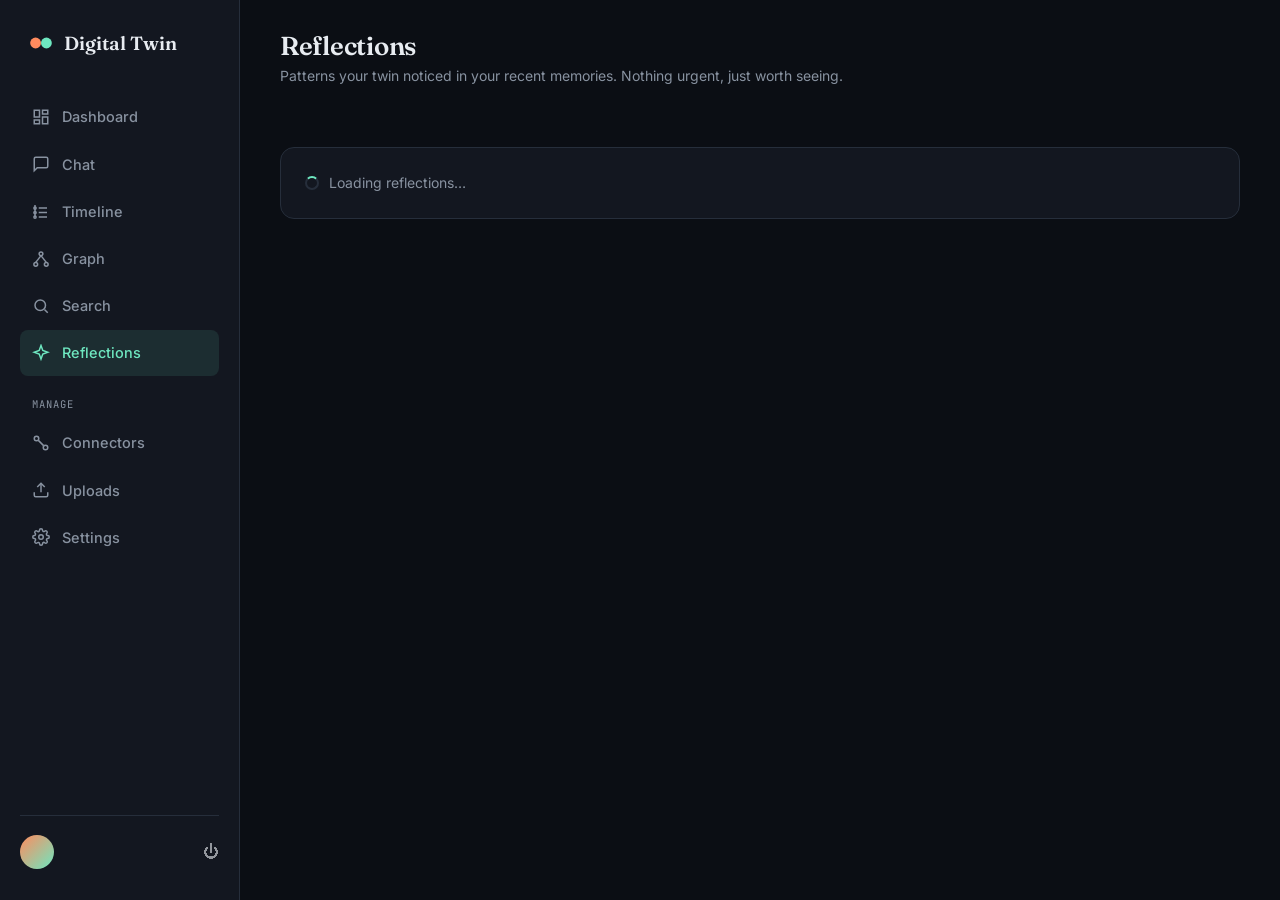
<file: frontend/reflection.html>
<!DOCTYPE html>
<html lang="en">
<head>
<meta charset="UTF-8">
<meta name="viewport" content="width=device-width, initial-scale=1.0">
<title>Reflections — Digital Twin</title>
<link rel="stylesheet" href="css/style.css?v=8">
<link rel="stylesheet" href="css/dashboard.css?v=8">
<link rel="stylesheet" href="css/animation.css?v=8">
<link rel="stylesheet" href="css/responsive.css?v=8">
</head>
<body>

<div class="app-shell">
  <aside class="rail">
    <a href="index.html" class="brand"><svg class="mark" viewBox="0 0 24 24" fill="none"><circle cx="7" cy="12" r="5" fill="#FF8B5E"/><circle cx="17" cy="12" r="5" fill="#6EE7C0"/></svg><span>Digital Twin</span></a>
    <nav class="rail-nav">
      <a href="dashboard.html"><svg viewBox="0 0 24 24" fill="none" stroke="currentColor" stroke-width="2"><rect x="3" y="3" width="7" height="9"/><rect x="14" y="3" width="7" height="5"/><rect x="14" y="12" width="7" height="9"/><rect x="3" y="16" width="7" height="5"/></svg><span>Dashboard</span></a>
      <a href="chat.html"><svg viewBox="0 0 24 24" fill="none" stroke="currentColor" stroke-width="2"><path d="M21 15a2 2 0 0 1-2 2H7l-4 4V5a2 2 0 0 1 2-2h14a2 2 0 0 1 2 2z"/></svg><span>Chat</span></a>
      <a href="timeline.html"><svg viewBox="0 0 24 24" fill="none" stroke="currentColor" stroke-width="2"><line x1="4" y1="4" x2="4" y2="20"/><circle cx="4" cy="8" r="1.5"/><circle cx="4" cy="14" r="1.5"/><circle cx="4" cy="20" r="1.5"/><line x1="9" y1="8" x2="20" y2="8"/><line x1="9" y1="14" x2="20" y2="14"/><line x1="9" y1="20" x2="20" y2="20"/></svg><span>Timeline</span></a>
      <a href="graph.html"><svg viewBox="0 0 24 24" fill="none" stroke="currentColor" stroke-width="2"><circle cx="12" cy="5" r="2.5"/><circle cx="5" cy="19" r="2.5"/><circle cx="19" cy="19" r="2.5"/><line x1="12" y1="7.5" x2="5" y2="16.5"/><line x1="12" y1="7.5" x2="19" y2="16.5"/></svg><span>Graph</span></a>
      <a href="search.html"><svg viewBox="0 0 24 24" fill="none" stroke="currentColor" stroke-width="2"><circle cx="11" cy="11" r="7"/><line x1="21" y1="21" x2="16.65" y2="16.65"/></svg><span>Search</span></a>
      <a href="reflection.html" class="active"><svg viewBox="0 0 24 24" fill="none" stroke="currentColor" stroke-width="2"><path d="M12 2l2.4 6.6L21 11l-6.6 2.4L12 20l-2.4-6.6L3 11l6.6-2.4z"/></svg><span>Reflections</span></a>
      <div class="rail-section-label">Manage</div>
      <a href="connectors.html"><svg viewBox="0 0 24 24" fill="none" stroke="currentColor" stroke-width="2"><circle cx="6" cy="6" r="3"/><circle cx="18" cy="18" r="3"/><path d="M8.5 8.5 15.5 15.5"/></svg><span>Connectors</span></a>
      <a href="uploads.html"><svg viewBox="0 0 24 24" fill="none" stroke="currentColor" stroke-width="2"><path d="M21 15v4a2 2 0 0 1-2 2H5a2 2 0 0 1-2-2v-4"/><polyline points="17 8 12 3 7 8"/><line x1="12" y1="3" x2="12" y2="15"/></svg><span>Uploads</span></a>
      <a href="settings.html"><svg viewBox="0 0 24 24" fill="none" stroke="currentColor" stroke-width="2"><circle cx="12" cy="12" r="3"/><path d="M19.4 15a1.65 1.65 0 0 0 .33 1.82l.06.06a2 2 0 1 1-2.83 2.83l-.06-.06a1.65 1.65 0 0 0-1.82-.33 1.65 1.65 0 0 0-1 1.51V21a2 2 0 0 1-4 0v-.09A1.65 1.65 0 0 0 9 19.4a1.65 1.65 0 0 0-1.82.33l-.06.06a2 2 0 1 1-2.83-2.83l.06-.06a1.65 1.65 0 0 0 .33-1.82 1.65 1.65 0 0 0-1.51-1H3a2 2 0 0 1 0-4h.09A1.65 1.65 0 0 0 4.6 9a1.65 1.65 0 0 0-.33-1.82l-.06-.06a2 2 0 1 1 2.83-2.83l.06.06a1.65 1.65 0 0 0 1.82.33H9a1.65 1.65 0 0 0 1-1.51V3a2 2 0 0 1 4 0v.09a1.65 1.65 0 0 0 1 1.51 1.65 1.65 0 0 0 1.82-.33l.06-.06a2 2 0 1 1 2.83 2.83l-.06.06a1.65 1.65 0 0 0-.33 1.82V9a1.65 1.65 0 0 0 1.51 1H21a2 2 0 0 1 0 4h-.09a1.65 1.65 0 0 0-1.51 1z"/></svg><span>Settings</span></a>
    </nav>
    <div class="rail-foot">
      <div class="avatar"></div>
      <div class="who"><div class="name">&nbsp;</div><div class="plan">&nbsp;</div></div>
      <a href="#" data-logout title="Log out" style="margin-left:auto;opacity:.6;">⏻</a>
    </div>
  </aside>

  <main class="main">
    <div class="topbar">
      <div>
        <h1>Reflections</h1>
        <div class="sub">Patterns your twin noticed in your recent memories. Nothing urgent, just worth seeing.</div>
      </div>
      <div class="topbar-actions">
        <button type="button" class="btn btn-ghost btn-sm" data-refl-generate hidden>Refresh now</button>
      </div>
    </div>
    <div class="refl-meta" data-refl-meta></div>
    <div class="form-alert" data-refl-alert></div>
    <div data-refl-list><div class="card refl-generating"><span class="search-spinner"></span>Loading reflections…</div></div>
    <div class="refl-undo" data-refl-undo hidden>Reflection dismissed. <button type="button">Undo</button></div>
  </main>
</div>

<script src="js/app.js?v=8"></script>
<script>
  DT.initAuthGuard('login.html');
  DT.initLogout();
  DT.initReflections();
</script>
</body>
</html>
</file>
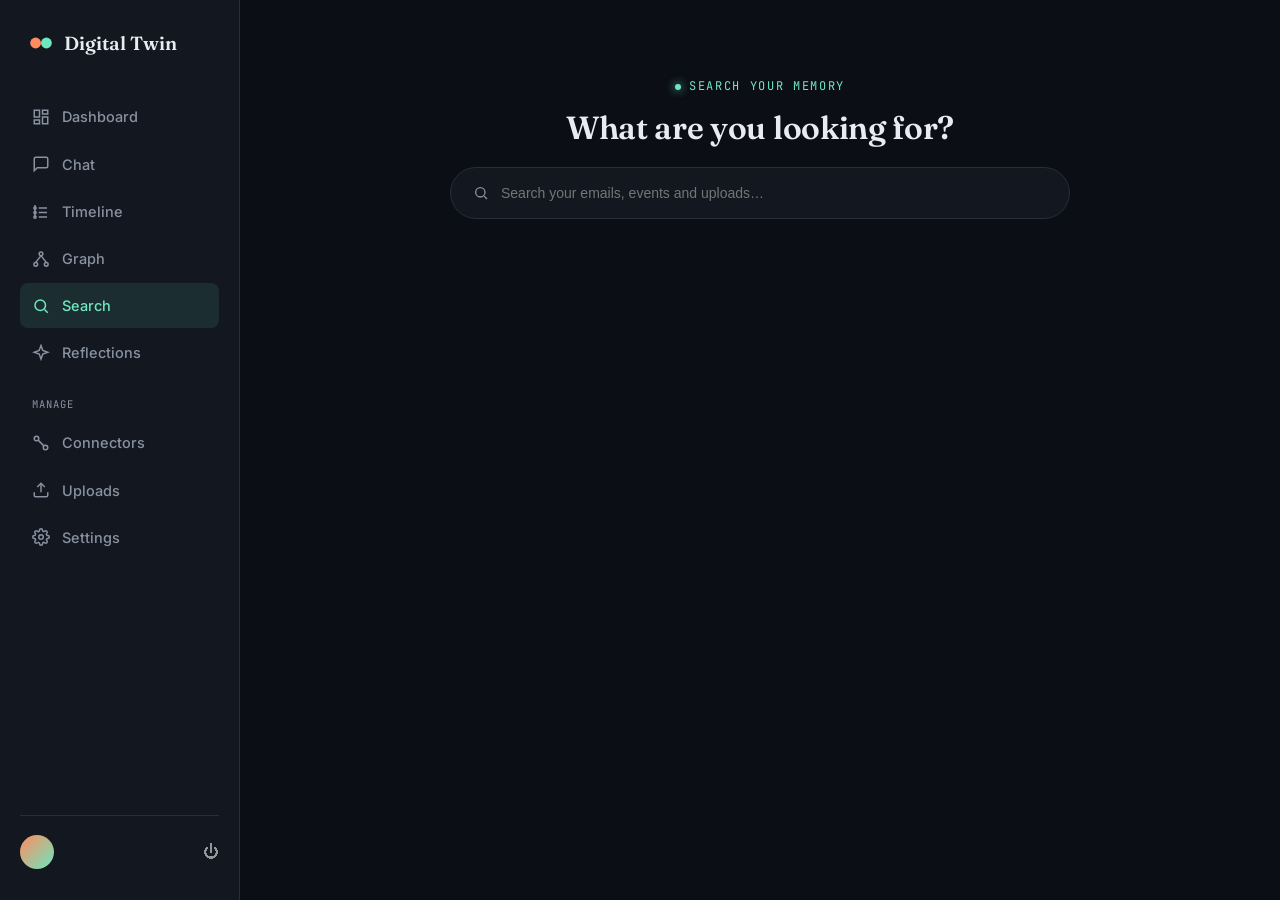
<file: frontend/search.html>
<!DOCTYPE html>
<html lang="en">
<head>
<meta charset="UTF-8">
<meta name="viewport" content="width=device-width, initial-scale=1.0">
<title>Search — Digital Twin</title>
<link rel="stylesheet" href="css/style.css?v=8">
<link rel="stylesheet" href="css/dashboard.css?v=8">
<link rel="stylesheet" href="css/animation.css?v=8">
<link rel="stylesheet" href="css/responsive.css?v=8">
</head>
<body>

<div class="app-shell">
  <aside class="rail">
    <a href="index.html" class="brand"><svg class="mark" viewBox="0 0 24 24" fill="none"><circle cx="7" cy="12" r="5" fill="#FF8B5E"/><circle cx="17" cy="12" r="5" fill="#6EE7C0"/></svg><span>Digital Twin</span></a>
    <nav class="rail-nav">
      <a href="dashboard.html"><svg viewBox="0 0 24 24" fill="none" stroke="currentColor" stroke-width="2"><rect x="3" y="3" width="7" height="9"/><rect x="14" y="3" width="7" height="5"/><rect x="14" y="12" width="7" height="9"/><rect x="3" y="16" width="7" height="5"/></svg><span>Dashboard</span></a>
      <a href="chat.html"><svg viewBox="0 0 24 24" fill="none" stroke="currentColor" stroke-width="2"><path d="M21 15a2 2 0 0 1-2 2H7l-4 4V5a2 2 0 0 1 2-2h14a2 2 0 0 1 2 2z"/></svg><span>Chat</span></a>
      <a href="timeline.html"><svg viewBox="0 0 24 24" fill="none" stroke="currentColor" stroke-width="2"><line x1="4" y1="4" x2="4" y2="20"/><circle cx="4" cy="8" r="1.5"/><circle cx="4" cy="14" r="1.5"/><circle cx="4" cy="20" r="1.5"/><line x1="9" y1="8" x2="20" y2="8"/><line x1="9" y1="14" x2="20" y2="14"/><line x1="9" y1="20" x2="20" y2="20"/></svg><span>Timeline</span></a>
      <a href="graph.html"><svg viewBox="0 0 24 24" fill="none" stroke="currentColor" stroke-width="2"><circle cx="12" cy="5" r="2.5"/><circle cx="5" cy="19" r="2.5"/><circle cx="19" cy="19" r="2.5"/><line x1="12" y1="7.5" x2="5" y2="16.5"/><line x1="12" y1="7.5" x2="19" y2="16.5"/></svg><span>Graph</span></a>
      <a href="search.html" class="active"><svg viewBox="0 0 24 24" fill="none" stroke="currentColor" stroke-width="2"><circle cx="11" cy="11" r="7"/><line x1="21" y1="21" x2="16.65" y2="16.65"/></svg><span>Search</span></a>
      <a href="reflection.html"><svg viewBox="0 0 24 24" fill="none" stroke="currentColor" stroke-width="2"><path d="M12 2l2.4 6.6L21 11l-6.6 2.4L12 20l-2.4-6.6L3 11l6.6-2.4z"/></svg><span>Reflections</span></a>
      <div class="rail-section-label">Manage</div>
      <a href="connectors.html"><svg viewBox="0 0 24 24" fill="none" stroke="currentColor" stroke-width="2"><circle cx="6" cy="6" r="3"/><circle cx="18" cy="18" r="3"/><path d="M8.5 8.5 15.5 15.5"/></svg><span>Connectors</span></a>
      <a href="uploads.html"><svg viewBox="0 0 24 24" fill="none" stroke="currentColor" stroke-width="2"><path d="M21 15v4a2 2 0 0 1-2 2H5a2 2 0 0 1-2-2v-4"/><polyline points="17 8 12 3 7 8"/><line x1="12" y1="3" x2="12" y2="15"/></svg><span>Uploads</span></a>
      <a href="settings.html"><svg viewBox="0 0 24 24" fill="none" stroke="currentColor" stroke-width="2"><circle cx="12" cy="12" r="3"/><path d="M19.4 15a1.65 1.65 0 0 0 .33 1.82l.06.06a2 2 0 1 1-2.83 2.83l-.06-.06a1.65 1.65 0 0 0-1.82-.33 1.65 1.65 0 0 0-1 1.51V21a2 2 0 0 1-4 0v-.09A1.65 1.65 0 0 0 9 19.4a1.65 1.65 0 0 0-1.82.33l-.06.06a2 2 0 1 1-2.83-2.83l.06-.06a1.65 1.65 0 0 0 .33-1.82 1.65 1.65 0 0 0-1.51-1H3a2 2 0 0 1 0-4h.09A1.65 1.65 0 0 0 4.6 9a1.65 1.65 0 0 0-.33-1.82l-.06-.06a2 2 0 1 1 2.83-2.83l.06.06a1.65 1.65 0 0 0 1.82.33H9a1.65 1.65 0 0 0 1-1.51V3a2 2 0 0 1 4 0v.09a1.65 1.65 0 0 0 1 1.51 1.65 1.65 0 0 0 1.82-.33l.06-.06a2 2 0 1 1 2.83 2.83l-.06.06a1.65 1.65 0 0 0-.33 1.82V9a1.65 1.65 0 0 0 1.51 1H21a2 2 0 0 1 0 4h-.09a1.65 1.65 0 0 0-1.51 1z"/></svg><span>Settings</span></a>
    </nav>
    <div class="rail-foot">
      <div class="avatar"></div>
      <div class="who"><div class="name">&nbsp;</div><div class="plan">&nbsp;</div></div>
      <a href="#" data-logout title="Log out" style="margin-left:auto;opacity:.6;">⏻</a>
    </div>
  </aside>

  <main class="main">
    <div class="search-hero">
      <span class="eyebrow">Search your memory</span>
      <h1 style="margin-top:12px;">What are you looking for?</h1>
      <form class="search-box" data-search-form role="search">
        <svg viewBox="0 0 24 24" fill="none" stroke="currentColor" stroke-width="2"><circle cx="11" cy="11" r="7"/><line x1="21" y1="21" x2="16.65" y2="16.65"/></svg>
        <input type="search" data-live-search placeholder="Search your emails, events and uploads…" autocomplete="off" aria-label="Search your memory" autofocus>
      </form>
      <div class="search-hint" data-search-hint></div>
      <div class="search-suggestions" data-search-suggestions></div>
    </div>

    <div class="search-toolbar" data-search-toolbar hidden>
      <div class="search-filters" data-search-sources></div>
      <div class="search-sort" role="group" aria-label="Sort results">
        <button type="button" class="active" data-sort="relevance">Best match</button>
        <button type="button" data-sort="newest">Newest</button>
      </div>
    </div>
    <div class="search-status" data-search-status></div>

    <div class="card search-results-card" data-results-card hidden>
      <div class="row-list" data-search-results></div>
      <div class="search-more"><button type="button" class="btn btn-ghost btn-sm" data-load-more hidden>Load more</button></div>
    </div>

    <div class="card empty-state" data-search-empty hidden>
      <div class="thread-badge"><div class="core"></div></div>
      <h3>No memories matched</h3>
      <p data-search-empty-text>Try a different word, or ask your twin directly in chat instead.</p>
      <a href="chat.html" class="btn btn-primary btn-sm">Ask in chat</a>
    </div>
  </main>
</div>

<script src="js/app.js?v=8"></script>
<script>
  DT.initAuthGuard('login.html');
  DT.initLogout();
  DT.initSearchPage();
</script>
</body>
</html>
</file>
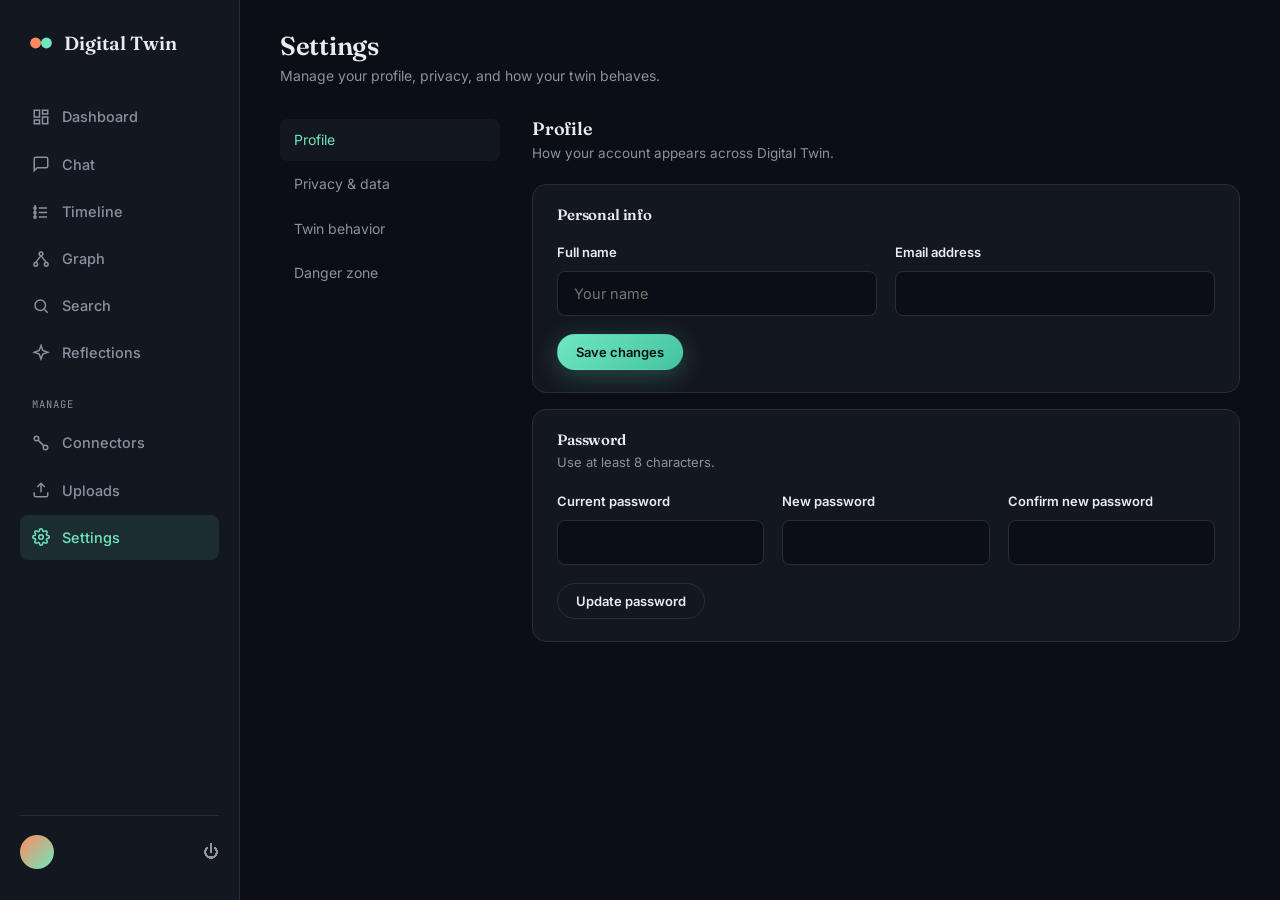
<file: frontend/settings.html>
<!DOCTYPE html>
<html lang="en">
<head>
<meta charset="UTF-8">
<meta name="viewport" content="width=device-width, initial-scale=1.0">
<title>Settings — Digital Twin</title>
<link rel="stylesheet" href="css/style.css?v=8">
<link rel="stylesheet" href="css/dashboard.css?v=8">
<link rel="stylesheet" href="css/animation.css?v=8">
<link rel="stylesheet" href="css/responsive.css?v=8">
</head>
<body>

<div class="app-shell">
  <aside class="rail">
    <a href="index.html" class="brand"><svg class="mark" viewBox="0 0 24 24" fill="none"><circle cx="7" cy="12" r="5" fill="#FF8B5E"/><circle cx="17" cy="12" r="5" fill="#6EE7C0"/></svg><span>Digital Twin</span></a>
    <nav class="rail-nav">
      <a href="dashboard.html"><svg viewBox="0 0 24 24" fill="none" stroke="currentColor" stroke-width="2"><rect x="3" y="3" width="7" height="9"/><rect x="14" y="3" width="7" height="5"/><rect x="14" y="12" width="7" height="9"/><rect x="3" y="16" width="7" height="5"/></svg><span>Dashboard</span></a>
      <a href="chat.html"><svg viewBox="0 0 24 24" fill="none" stroke="currentColor" stroke-width="2"><path d="M21 15a2 2 0 0 1-2 2H7l-4 4V5a2 2 0 0 1 2-2h14a2 2 0 0 1 2 2z"/></svg><span>Chat</span></a>
      <a href="timeline.html"><svg viewBox="0 0 24 24" fill="none" stroke="currentColor" stroke-width="2"><line x1="4" y1="4" x2="4" y2="20"/><circle cx="4" cy="8" r="1.5"/><circle cx="4" cy="14" r="1.5"/><circle cx="4" cy="20" r="1.5"/><line x1="9" y1="8" x2="20" y2="8"/><line x1="9" y1="14" x2="20" y2="14"/><line x1="9" y1="20" x2="20" y2="20"/></svg><span>Timeline</span></a>
      <a href="graph.html"><svg viewBox="0 0 24 24" fill="none" stroke="currentColor" stroke-width="2"><circle cx="12" cy="5" r="2.5"/><circle cx="5" cy="19" r="2.5"/><circle cx="19" cy="19" r="2.5"/><line x1="12" y1="7.5" x2="5" y2="16.5"/><line x1="12" y1="7.5" x2="19" y2="16.5"/></svg><span>Graph</span></a>
      <a href="search.html"><svg viewBox="0 0 24 24" fill="none" stroke="currentColor" stroke-width="2"><circle cx="11" cy="11" r="7"/><line x1="21" y1="21" x2="16.65" y2="16.65"/></svg><span>Search</span></a>
      <a href="reflection.html"><svg viewBox="0 0 24 24" fill="none" stroke="currentColor" stroke-width="2"><path d="M12 2l2.4 6.6L21 11l-6.6 2.4L12 20l-2.4-6.6L3 11l6.6-2.4z"/></svg><span>Reflections</span></a>
      <div class="rail-section-label">Manage</div>
      <a href="connectors.html"><svg viewBox="0 0 24 24" fill="none" stroke="currentColor" stroke-width="2"><circle cx="6" cy="6" r="3"/><circle cx="18" cy="18" r="3"/><path d="M8.5 8.5 15.5 15.5"/></svg><span>Connectors</span></a>
      <a href="uploads.html"><svg viewBox="0 0 24 24" fill="none" stroke="currentColor" stroke-width="2"><path d="M21 15v4a2 2 0 0 1-2 2H5a2 2 0 0 1-2-2v-4"/><polyline points="17 8 12 3 7 8"/><line x1="12" y1="3" x2="12" y2="15"/></svg><span>Uploads</span></a>
      <a href="settings.html" class="active"><svg viewBox="0 0 24 24" fill="none" stroke="currentColor" stroke-width="2"><circle cx="12" cy="12" r="3"/><path d="M19.4 15a1.65 1.65 0 0 0 .33 1.82l.06.06a2 2 0 1 1-2.83 2.83l-.06-.06a1.65 1.65 0 0 0-1.82-.33 1.65 1.65 0 0 0-1 1.51V21a2 2 0 0 1-4 0v-.09A1.65 1.65 0 0 0 9 19.4a1.65 1.65 0 0 0-1.82.33l-.06.06a2 2 0 1 1-2.83-2.83l.06-.06a1.65 1.65 0 0 0 .33-1.82 1.65 1.65 0 0 0-1.51-1H3a2 2 0 0 1 0-4h.09A1.65 1.65 0 0 0 4.6 9a1.65 1.65 0 0 0-.33-1.82l-.06-.06a2 2 0 1 1 2.83-2.83l.06.06a1.65 1.65 0 0 0 1.82.33H9a1.65 1.65 0 0 0 1-1.51V3a2 2 0 0 1 4 0v.09a1.65 1.65 0 0 0 1 1.51 1.65 1.65 0 0 0 1.82-.33l.06-.06a2 2 0 1 1 2.83 2.83l-.06.06a1.65 1.65 0 0 0-.33 1.82V9a1.65 1.65 0 0 0 1.51 1H21a2 2 0 0 1 0 4h-.09a1.65 1.65 0 0 0-1.51 1z"/></svg><span>Settings</span></a>
    </nav>
    <div class="rail-foot">
      <div class="avatar"></div>
      <div class="who"><div class="name">&nbsp;</div><div class="plan">&nbsp;</div></div>
      <a href="#" data-logout title="Log out" style="margin-left:auto;opacity:.6;">⏻</a>
    </div>
  </aside>

  <main class="main">
    <div class="topbar">
      <div>
        <h1>Settings</h1>
        <div class="sub">Manage your profile, privacy, and how your twin behaves.</div>
      </div>
    </div>

    <div class="settings-layout">
      <nav class="settings-nav">
        <a href="#profile" class="active" data-section="profile">Profile</a>
        <a href="#privacy" data-section="privacy">Privacy &amp; data</a>
        <a href="#twin" data-section="twin">Twin behavior</a>
        <a href="#danger" data-section="danger">Danger zone</a>
      </nav>

      <div class="settings-content">
        <section class="settings-section" data-settings-section="profile">
          <div class="settings-section-head">
            <h3>Profile</h3>
            <p>How your account appears across Digital Twin.</p>
          </div>

          <form class="settings-card" data-profile-form novalidate>
            <div class="settings-card-head">
              <h4>Personal info</h4>
            </div>
            <div class="card-grid grid-2">
              <div class="field"><label for="setName">Full name</label><input type="text" id="setName" maxlength="100" autocomplete="name" placeholder="Your name"></div>
              <div class="field"><label for="setEmail">Email address</label><input type="email" id="setEmail" autocomplete="email" required></div>
            </div>
            <div class="field" data-email-password hidden>
              <label for="setEmailPassword">Current password</label>
              <input type="password" id="setEmailPassword" autocomplete="current-password">
              <div class="field-hint">Your email is how you log in, so changing it needs your password.</div>
            </div>
            <div class="form-alert" data-profile-alert></div>
            <div class="settings-actions">
              <button type="submit" class="btn btn-primary btn-sm">Save changes</button>
            </div>
          </form>

          <form class="settings-card" data-password-form novalidate>
            <div class="settings-card-head">
              <h4>Password</h4>
              <p>Use at least 8 characters.</p>
            </div>
            <div class="card-grid grid-3">
              <div class="field"><label for="setCurrentPassword">Current password</label><input type="password" id="setCurrentPassword" autocomplete="current-password" required></div>
              <div class="field"><label for="setNewPassword">New password</label><input type="password" id="setNewPassword" autocomplete="new-password" minlength="8" required></div>
              <div class="field"><label for="setConfirmPassword">Confirm new password</label><input type="password" id="setConfirmPassword" autocomplete="new-password" minlength="8" required></div>
            </div>
            <div class="form-alert" data-password-alert></div>
            <div class="settings-actions">
              <button type="submit" class="btn btn-ghost btn-sm">Update password</button>
            </div>
          </form>
        </section>

        <section class="settings-section" data-settings-section="privacy" hidden>
          <div class="settings-section-head">
            <h3>Privacy &amp; data</h3>
            <p>Control exactly what your twin can access and remember.</p>
          </div>

          <div class="settings-card">
            <div class="settings-row">
              <div><div class="lbl">Allow twin to reference message content in chat</div><div class="hint">When off, your twin only sees each memory's title, source and date, never the body.</div></div>
              <label class="switch"><input type="checkbox" data-pref-content aria-label="Allow twin to reference message content in chat"><span class="track"></span></label>
            </div>
          </div>
          <div class="form-alert" data-privacy-alert></div>

          <div class="settings-card">
            <div class="settings-card-head">
              <h4>What your twin stores</h4>
              <p>Forgetting deletes those memories from your twin. It doesn't touch the originals in Gmail or Calendar.</p>
            </div>
            <div data-data-summary><div class="hint">Loading…</div></div>
          </div>

          <div class="settings-card">
            <div class="settings-row">
              <div><div class="lbl">Export your data</div><div class="hint">Download everything stored for your account as JSON: profile, connected sources, memories, conversations and email drafts. Passwords and access tokens are never included.</div></div>
              <button type="button" class="btn btn-ghost btn-sm" data-export>Download</button>
            </div>
          </div>
        </section>

        <section class="settings-section" data-settings-section="twin" hidden>
          <div class="settings-section-head">
            <h3>Twin behavior</h3>
            <p>Tune how your twin responds in chat.</p>
          </div>

          <form class="settings-card" data-twin-form>
            <div class="field">
              <label for="setTone">Response tone</label>
              <select id="setTone">
                <option value="balanced">Balanced</option>
                <option value="concise">Direct and concise</option>
                <option value="warm">Warm and reflective</option>
              </select>
              <div class="field-hint" data-tone-hint></div>
            </div>
            <div class="field">
              <label for="setMemoryWindow">Memory window</label>
              <select id="setMemoryWindow">
                <option value="">All time</option>
                <option value="365">Last 12 months</option>
                <option value="90">Last 90 days</option>
              </select>
              <div class="field-hint">Your twin only searches memories from this period. Nothing older is deleted; it's just left out of answers.</div>
            </div>
            <div class="form-alert" data-twin-alert></div>
            <div class="settings-actions">
              <button type="submit" class="btn btn-primary btn-sm">Save changes</button>
            </div>
          </form>
        </section>

        <section class="settings-section" data-settings-section="danger" hidden>
          <div class="settings-section-head">
            <h3>Danger zone</h3>
            <p>These actions are permanent and can't be undone.</p>
          </div>

          <div class="danger-zone">
            <div class="settings-row">
              <div><div class="lbl">Delete your digital twin</div><div class="hint">Removes every memory, conversation and email draft, and disconnects all sources (revoking their Google access). Your login stays, so you can start fresh.</div></div>
              <button type="button" class="btn-danger" data-danger-open="reset">Delete twin</button>
            </div>
            <div class="settings-row">
              <div><div class="lbl">Delete your account</div><div class="hint">Everything above, plus your account itself. You'll be logged out.</div></div>
              <button type="button" class="btn-danger" data-danger-open="delete">Delete account</button>
            </div>
            <form class="danger-confirm" data-danger-form hidden>
              <div class="lbl" data-danger-title></div>
              <div class="field">
                <label for="setDangerPassword">Enter your password to confirm</label>
                <input type="password" id="setDangerPassword" autocomplete="current-password" required>
              </div>
              <div class="form-alert" data-danger-alert></div>
              <div class="settings-actions">
                <button type="submit" class="btn-danger" data-danger-submit></button>
                <button type="button" class="btn btn-ghost btn-sm" data-danger-cancel>Cancel</button>
              </div>
            </form>
          </div>
        </section>
      </div>
    </div>
  </main>
</div>

<script src="js/app.js?v=8"></script>
<script>
  DT.initAuthGuard('login.html');
  DT.initLogout();
  DT.initSettings();
</script>
</body>
</html>
</file>
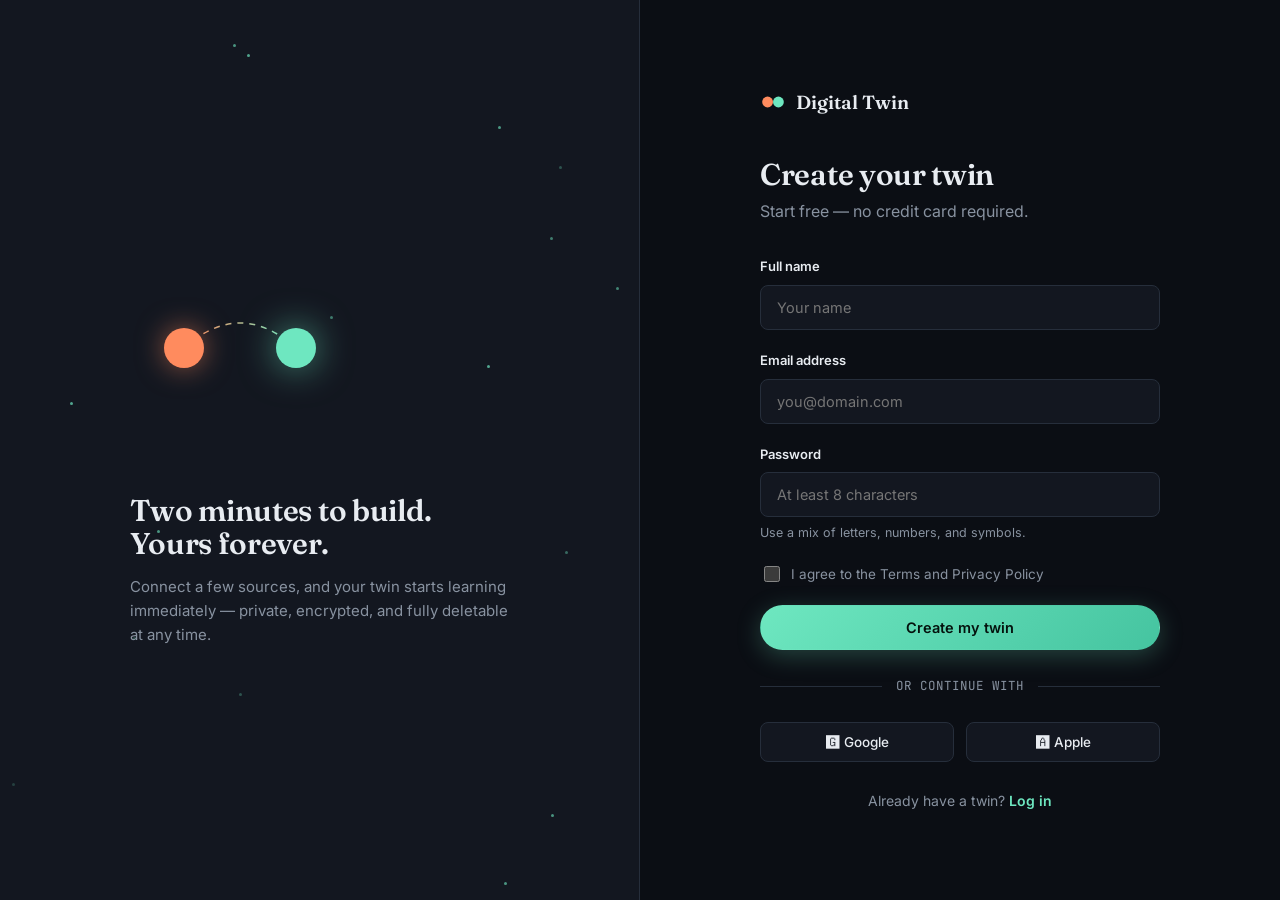
<file: frontend/signup.html>
<!DOCTYPE html>
<html lang="en">
<head>
<meta charset="UTF-8">
<meta name="viewport" content="width=device-width, initial-scale=1.0">
<title>Create your twin — Digital Twin</title>
<link rel="stylesheet" href="css/style.css?v=8">
<link rel="stylesheet" href="css/animation.css?v=8">
<link rel="stylesheet" href="css/responsive.css?v=8">
</head>
<body>

<div class="auth-shell">
  <div class="auth-visual">
    <div class="ambient-field" data-ambient></div>
    <div class="auth-visual-copy fade-up">
      <div class="twin-thread" data-twin-thread style="margin-bottom:36px;"></div>
      <h2>Two minutes to build. Yours forever.</h2>
      <p>Connect a few sources, and your twin starts learning immediately — private, encrypted, and fully deletable at any time.</p>
    </div>
  </div>

  <div class="auth-form-side">
    <div class="auth-card fade-up">
      <a href="index.html" class="brand">
        <svg class="mark" viewBox="0 0 24 24" fill="none"><circle cx="7" cy="12" r="5" fill="#FF8B5E"/><circle cx="17" cy="12" r="5" fill="#6EE7C0"/></svg>
        <span>Digital Twin</span>
      </a>
      <h1>Create your twin</h1>
      <p>Start free — no credit card required.</p>

      <form id="signupForm" novalidate>
        <div class="form-alert" role="alert"></div>
        <div class="field">
          <label for="signupName">Full name</label>
          <input type="text" id="signupName" required placeholder="Your name" maxlength="100" autocomplete="name">
        </div>
        <div class="field">
          <label for="signupEmail">Email address</label>
          <input type="email" id="signupEmail" required placeholder="you@domain.com">
        </div>
        <div class="field">
          <label for="signupPassword">Password</label>
          <input type="password" id="signupPassword" required placeholder="At least 8 characters">
          <div class="field-hint">Use a mix of letters, numbers, and symbols.</div>
        </div>
        <div class="field-row" style="margin-bottom:20px;">
          <label class="checkbox-row"><input type="checkbox" required> I agree to the Terms and Privacy Policy</label>
        </div>
        <button type="submit" class="btn btn-primary btn-block">Create my twin</button>
      </form>

      <div class="auth-divider">OR CONTINUE WITH</div>
      <div class="oauth-row">
        <button class="oauth-btn">🅶 Google</button>
        <button class="oauth-btn">🅰 Apple</button>
      </div>

      <div class="auth-foot">Already have a twin? <a href="login.html" class="form-link">Log in</a></div>
    </div>
  </div>
</div>

<script src="js/app.js?v=8"></script>
<script src="js/animation.js?v=8"></script>
<script>
  DTAnim.mountTwinThread('[data-twin-thread]');
  DTAnim.mountAmbientField('[data-ambient]', 16);
  DT.initAuthForm('signupForm', 'connectors.html');
</script>
</body>
</html>
</file>
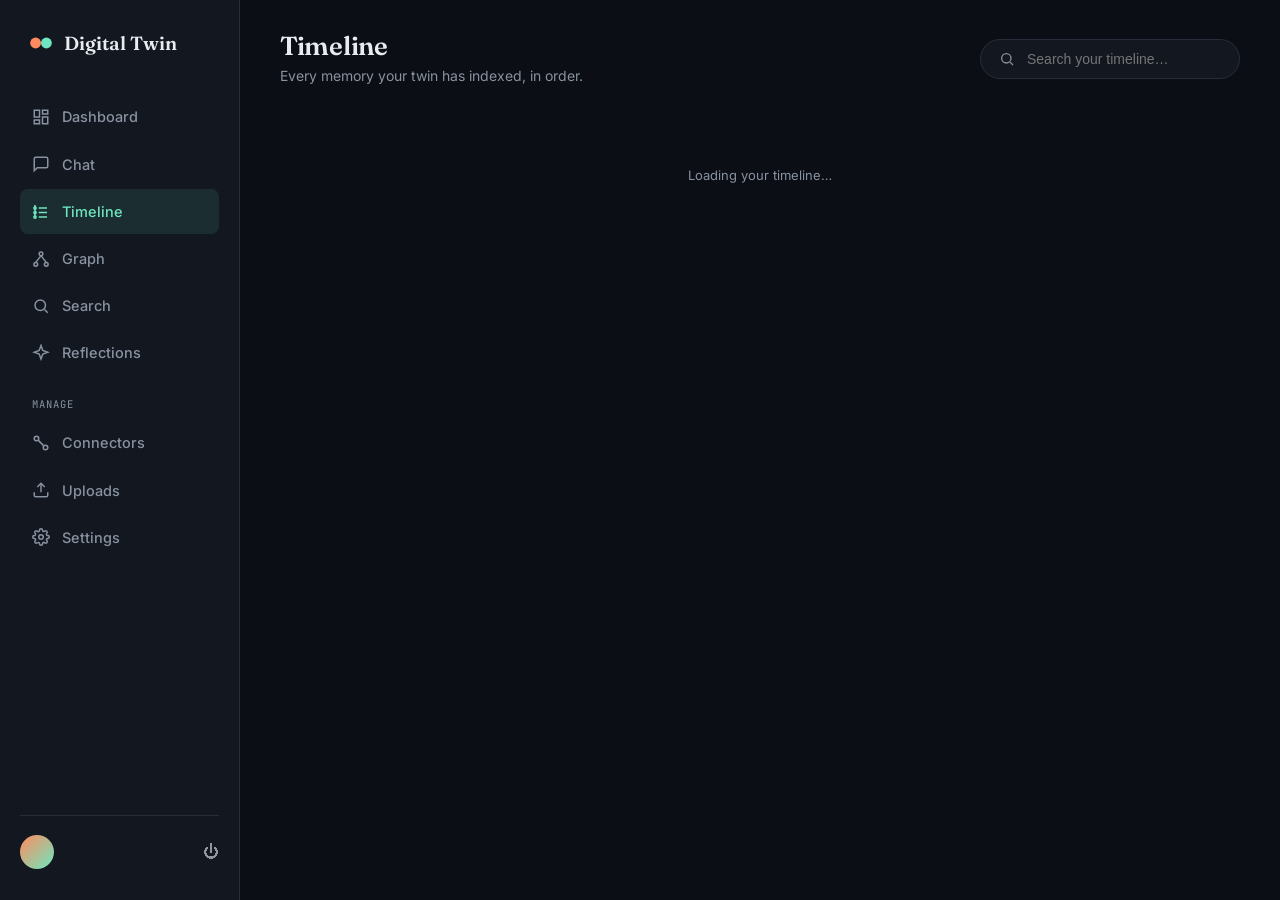
<file: frontend/timeline.html>
<!DOCTYPE html>
<html lang="en">
<head>
<meta charset="UTF-8">
<meta name="viewport" content="width=device-width, initial-scale=1.0">
<title>Timeline — Digital Twin</title>
<link rel="stylesheet" href="css/style.css?v=8">
<link rel="stylesheet" href="css/dashboard.css?v=8">
<link rel="stylesheet" href="css/animation.css?v=8">
<link rel="stylesheet" href="css/responsive.css?v=8">
</head>
<body>

<div class="app-shell">
  <aside class="rail">
    <a href="index.html" class="brand"><svg class="mark" viewBox="0 0 24 24" fill="none"><circle cx="7" cy="12" r="5" fill="#FF8B5E"/><circle cx="17" cy="12" r="5" fill="#6EE7C0"/></svg><span>Digital Twin</span></a>
    <nav class="rail-nav">
      <a href="dashboard.html"><svg viewBox="0 0 24 24" fill="none" stroke="currentColor" stroke-width="2"><rect x="3" y="3" width="7" height="9"/><rect x="14" y="3" width="7" height="5"/><rect x="14" y="12" width="7" height="9"/><rect x="3" y="16" width="7" height="5"/></svg><span>Dashboard</span></a>
      <a href="chat.html"><svg viewBox="0 0 24 24" fill="none" stroke="currentColor" stroke-width="2"><path d="M21 15a2 2 0 0 1-2 2H7l-4 4V5a2 2 0 0 1 2-2h14a2 2 0 0 1 2 2z"/></svg><span>Chat</span></a>
      <a href="timeline.html" class="active"><svg viewBox="0 0 24 24" fill="none" stroke="currentColor" stroke-width="2"><line x1="4" y1="4" x2="4" y2="20"/><circle cx="4" cy="8" r="1.5"/><circle cx="4" cy="14" r="1.5"/><circle cx="4" cy="20" r="1.5"/><line x1="9" y1="8" x2="20" y2="8"/><line x1="9" y1="14" x2="20" y2="14"/><line x1="9" y1="20" x2="20" y2="20"/></svg><span>Timeline</span></a>
      <a href="graph.html"><svg viewBox="0 0 24 24" fill="none" stroke="currentColor" stroke-width="2"><circle cx="12" cy="5" r="2.5"/><circle cx="5" cy="19" r="2.5"/><circle cx="19" cy="19" r="2.5"/><line x1="12" y1="7.5" x2="5" y2="16.5"/><line x1="12" y1="7.5" x2="19" y2="16.5"/></svg><span>Graph</span></a>
      <a href="search.html"><svg viewBox="0 0 24 24" fill="none" stroke="currentColor" stroke-width="2"><circle cx="11" cy="11" r="7"/><line x1="21" y1="21" x2="16.65" y2="16.65"/></svg><span>Search</span></a>
      <a href="reflection.html"><svg viewBox="0 0 24 24" fill="none" stroke="currentColor" stroke-width="2"><path d="M12 2l2.4 6.6L21 11l-6.6 2.4L12 20l-2.4-6.6L3 11l6.6-2.4z"/></svg><span>Reflections</span></a>
      <div class="rail-section-label">Manage</div>
      <a href="connectors.html"><svg viewBox="0 0 24 24" fill="none" stroke="currentColor" stroke-width="2"><circle cx="6" cy="6" r="3"/><circle cx="18" cy="18" r="3"/><path d="M8.5 8.5 15.5 15.5"/></svg><span>Connectors</span></a>
      <a href="uploads.html"><svg viewBox="0 0 24 24" fill="none" stroke="currentColor" stroke-width="2"><path d="M21 15v4a2 2 0 0 1-2 2H5a2 2 0 0 1-2-2v-4"/><polyline points="17 8 12 3 7 8"/><line x1="12" y1="3" x2="12" y2="15"/></svg><span>Uploads</span></a>
      <a href="settings.html"><svg viewBox="0 0 24 24" fill="none" stroke="currentColor" stroke-width="2"><circle cx="12" cy="12" r="3"/><path d="M19.4 15a1.65 1.65 0 0 0 .33 1.82l.06.06a2 2 0 1 1-2.83 2.83l-.06-.06a1.65 1.65 0 0 0-1.82-.33 1.65 1.65 0 0 0-1 1.51V21a2 2 0 0 1-4 0v-.09A1.65 1.65 0 0 0 9 19.4a1.65 1.65 0 0 0-1.82.33l-.06.06a2 2 0 1 1-2.83-2.83l.06-.06a1.65 1.65 0 0 0 .33-1.82 1.65 1.65 0 0 0-1.51-1H3a2 2 0 0 1 0-4h.09A1.65 1.65 0 0 0 4.6 9a1.65 1.65 0 0 0-.33-1.82l-.06-.06a2 2 0 1 1 2.83-2.83l.06.06a1.65 1.65 0 0 0 1.82.33H9a1.65 1.65 0 0 0 1-1.51V3a2 2 0 0 1 4 0v.09a1.65 1.65 0 0 0 1 1.51 1.65 1.65 0 0 0 1.82-.33l.06-.06a2 2 0 1 1 2.83 2.83l-.06.06a1.65 1.65 0 0 0-.33 1.82V9a1.65 1.65 0 0 0 1.51 1H21a2 2 0 0 1 0 4h-.09a1.65 1.65 0 0 0-1.51 1z"/></svg><span>Settings</span></a>
    </nav>
    <div class="rail-foot">
      <div class="avatar"></div>
      <div class="who"><div class="name">&nbsp;</div><div class="plan">&nbsp;</div></div>
      <a href="#" data-logout title="Log out" style="margin-left:auto;opacity:.6;">⏻</a>
    </div>
  </aside>

  <main class="main">
    <div class="topbar">
      <div>
        <h1>Timeline</h1>
        <div class="sub">Every memory your twin has indexed, in order.</div>
      </div>
      <div class="topbar-actions">
        <div class="search-box">
          <svg viewBox="0 0 24 24" fill="none" stroke="currentColor" stroke-width="2"><circle cx="11" cy="11" r="7"/><line x1="21" y1="21" x2="16.65" y2="16.65"/></svg>
          <input type="search" placeholder="Search your timeline…" data-timeline-search aria-label="Search your timeline">
        </div>
      </div>
    </div>

    <div class="timeline-filters" data-timeline-filters></div>

    <div class="timeline-wrap" data-timeline></div>
    <div class="timeline-status" data-timeline-status>Loading your timeline…</div>
    <div data-timeline-sentinel></div>
  </main>
</div>

<script src="js/app.js?v=8"></script>
<script>
  DT.initAuthGuard('login.html');
  DT.initLogout();
  DT.initTimeline();
</script>
</body>
</html>
</file>
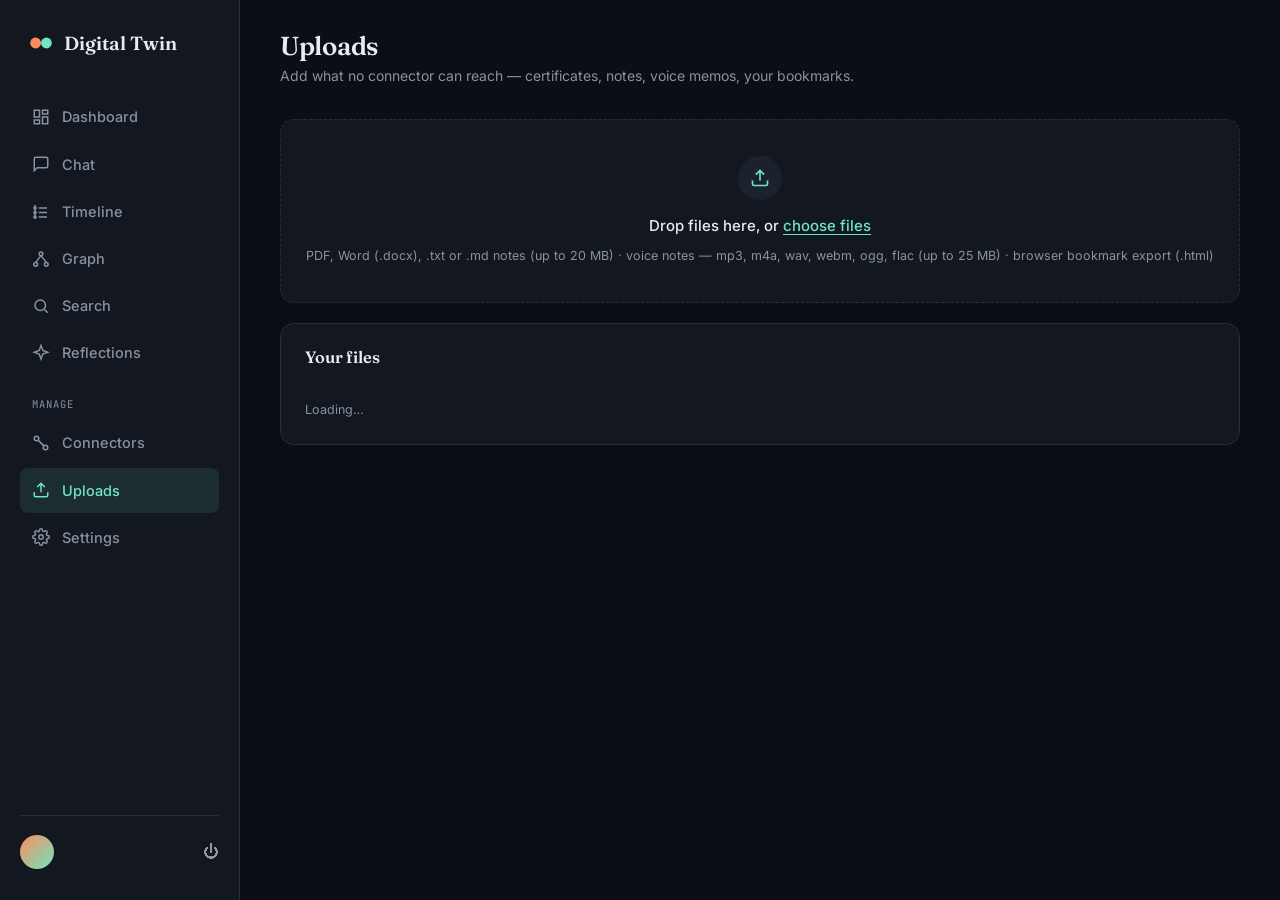
<file: frontend/uploads.html>
<!DOCTYPE html>
<html lang="en">
<head>
<meta charset="UTF-8">
<meta name="viewport" content="width=device-width, initial-scale=1.0">
<title>Uploads — Digital Twin</title>
<link rel="stylesheet" href="css/style.css?v=8">
<link rel="stylesheet" href="css/dashboard.css?v=8">
<link rel="stylesheet" href="css/animation.css?v=8">
<link rel="stylesheet" href="css/responsive.css?v=8">
</head>
<body>

<div class="app-shell">
  <aside class="rail">
    <a href="index.html" class="brand"><svg class="mark" viewBox="0 0 24 24" fill="none"><circle cx="7" cy="12" r="5" fill="#FF8B5E"/><circle cx="17" cy="12" r="5" fill="#6EE7C0"/></svg><span>Digital Twin</span></a>
    <nav class="rail-nav">
      <a href="dashboard.html"><svg viewBox="0 0 24 24" fill="none" stroke="currentColor" stroke-width="2"><rect x="3" y="3" width="7" height="9"/><rect x="14" y="3" width="7" height="5"/><rect x="14" y="12" width="7" height="9"/><rect x="3" y="16" width="7" height="5"/></svg><span>Dashboard</span></a>
      <a href="chat.html"><svg viewBox="0 0 24 24" fill="none" stroke="currentColor" stroke-width="2"><path d="M21 15a2 2 0 0 1-2 2H7l-4 4V5a2 2 0 0 1 2-2h14a2 2 0 0 1 2 2z"/></svg><span>Chat</span></a>
      <a href="timeline.html"><svg viewBox="0 0 24 24" fill="none" stroke="currentColor" stroke-width="2"><line x1="4" y1="4" x2="4" y2="20"/><circle cx="4" cy="8" r="1.5"/><circle cx="4" cy="14" r="1.5"/><circle cx="4" cy="20" r="1.5"/><line x1="9" y1="8" x2="20" y2="8"/><line x1="9" y1="14" x2="20" y2="14"/><line x1="9" y1="20" x2="20" y2="20"/></svg><span>Timeline</span></a>
      <a href="graph.html"><svg viewBox="0 0 24 24" fill="none" stroke="currentColor" stroke-width="2"><circle cx="12" cy="5" r="2.5"/><circle cx="5" cy="19" r="2.5"/><circle cx="19" cy="19" r="2.5"/><line x1="12" y1="7.5" x2="5" y2="16.5"/><line x1="12" y1="7.5" x2="19" y2="16.5"/></svg><span>Graph</span></a>
      <a href="search.html"><svg viewBox="0 0 24 24" fill="none" stroke="currentColor" stroke-width="2"><circle cx="11" cy="11" r="7"/><line x1="21" y1="21" x2="16.65" y2="16.65"/></svg><span>Search</span></a>
      <a href="reflection.html"><svg viewBox="0 0 24 24" fill="none" stroke="currentColor" stroke-width="2"><path d="M12 2l2.4 6.6L21 11l-6.6 2.4L12 20l-2.4-6.6L3 11l6.6-2.4z"/></svg><span>Reflections</span></a>
      <div class="rail-section-label">Manage</div>
      <a href="connectors.html"><svg viewBox="0 0 24 24" fill="none" stroke="currentColor" stroke-width="2"><circle cx="6" cy="6" r="3"/><circle cx="18" cy="18" r="3"/><path d="M8.5 8.5 15.5 15.5"/></svg><span>Connectors</span></a>
      <a href="uploads.html" class="active"><svg viewBox="0 0 24 24" fill="none" stroke="currentColor" stroke-width="2"><path d="M21 15v4a2 2 0 0 1-2 2H5a2 2 0 0 1-2-2v-4"/><polyline points="17 8 12 3 7 8"/><line x1="12" y1="3" x2="12" y2="15"/></svg><span>Uploads</span></a>
      <a href="settings.html"><svg viewBox="0 0 24 24" fill="none" stroke="currentColor" stroke-width="2"><circle cx="12" cy="12" r="3"/><path d="M19.4 15a1.65 1.65 0 0 0 .33 1.82l.06.06a2 2 0 1 1-2.83 2.83l-.06-.06a1.65 1.65 0 0 0-1.82-.33 1.65 1.65 0 0 0-1 1.51V21a2 2 0 0 1-4 0v-.09A1.65 1.65 0 0 0 9 19.4a1.65 1.65 0 0 0-1.82.33l-.06.06a2 2 0 1 1-2.83-2.83l.06-.06a1.65 1.65 0 0 0 .33-1.82 1.65 1.65 0 0 0-1.51-1H3a2 2 0 0 1 0-4h.09A1.65 1.65 0 0 0 4.6 9a1.65 1.65 0 0 0-.33-1.82l-.06-.06a2 2 0 1 1 2.83-2.83l.06.06a1.65 1.65 0 0 0 1.82.33H9a1.65 1.65 0 0 0 1-1.51V3a2 2 0 0 1 4 0v.09a1.65 1.65 0 0 0 1 1.51 1.65 1.65 0 0 0 1.82-.33l.06-.06a2 2 0 1 1 2.83 2.83l-.06.06a1.65 1.65 0 0 0-.33 1.82V9a1.65 1.65 0 0 0 1.51 1H21a2 2 0 0 1 0 4h-.09a1.65 1.65 0 0 0-1.51 1z"/></svg><span>Settings</span></a>
    </nav>
    <div class="rail-foot">
      <div class="avatar"></div>
      <div class="who"><div class="name">&nbsp;</div><div class="plan">&nbsp;</div></div>
      <a href="#" data-logout title="Log out" style="margin-left:auto;opacity:.6;">⏻</a>
    </div>
  </aside>

  <main class="main">
    <div class="topbar">
      <div>
        <h1>Uploads</h1>
        <div class="sub">Add what no connector can reach — certificates, notes, voice memos, your bookmarks.</div>
      </div>
    </div>

    <label class="dropzone" data-dropzone>
      <input type="file" multiple data-upload-input
        accept=".pdf,.docx,.txt,.md,.markdown,.html,.htm,.mp3,.m4a,.wav,.webm,.ogg,.flac,.mp4,.mpeg,.mpga">
      <div class="dropzone-icon"><svg viewBox="0 0 24 24" fill="none" stroke="currentColor" stroke-width="2"><path d="M21 15v4a2 2 0 0 1-2 2H5a2 2 0 0 1-2-2v-4"/><polyline points="17 8 12 3 7 8"/><line x1="12" y1="3" x2="12" y2="15"/></svg></div>
      <div class="dropzone-title">Drop files here, or <span>choose files</span></div>
      <div class="dropzone-hint">PDF, Word (.docx), .txt or .md notes (up to 20 MB) · voice notes — mp3, m4a, wav, webm, ogg, flac (up to 25 MB) · browser bookmark export (.html)</div>
    </label>

    <div class="upload-queue" data-upload-queue></div>

    <div class="card">
      <div class="card-head">
        <h3>Your files</h3>
        <span class="upload-count" data-upload-count></span>
      </div>
      <div class="row-list" data-upload-list>
        <div class="row-item"><div class="row-body"><div class="meta">Loading…</div></div></div>
      </div>
    </div>
  </main>
</div>

<script src="js/app.js?v=8"></script>
<script>
  DT.initAuthGuard('login.html');
  DT.initLogout();
  DT.initUploads();
</script>
</body>
</html>
</file>
<file: frontend/css/style.css>
/* ============================================================
   DIGITAL TWIN — GLOBAL DESIGN SYSTEM
   ============================================================ */

@import url('https://fonts.googleapis.com/css2?family=Fraunces:opsz,wght@9..144,300;9..144,400;9..144,500;9..144,600;9..144,700&family=Inter:wght@400;500;600;700&family=JetBrains+Mono:wght@400;500;600&display=swap');

:root{
  /* --- color tokens --- */
  --ink:        #0B0E14;
  --surface:    #131720;
  --surface-2:  #1B212D;
  --line:       #262E3B;
  --text:       #E8ECF1;
  --text-muted: #8892A0;
  --twin:       #6EE7C0;   /* bioluminescent mint — the "twin" */
  --twin-dim:   #3E8F76;
  --human:      #FF8B5E;   /* warm coral — "you" */
  --human-dim:  #A85A3C;
  --danger:     #FF6B6B;

  /* --- type tokens --- */
  --font-display: 'Fraunces', serif;
  --font-body:    'Inter', sans-serif;
  --font-mono:    'JetBrains Mono', monospace;

  /* --- layout tokens --- */
  --rail-w: 240px;
  --radius-sm: 8px;
  --radius-md: 14px;
  --radius-lg: 24px;
  --shadow-glow: 0 0 40px rgba(110,231,192,0.12);
  --shadow-card: 0 8px 30px rgba(0,0,0,0.35);
  --ease: cubic-bezier(.16,.84,.44,1);
}

*, *::before, *::after{ box-sizing: border-box; }
html{ scroll-behavior: smooth; color-scheme: dark; }

/* Scrollbars: a slim pill floating on an invisible track, muted until hovered, then mint.
   Chromium/Safari use the ::-webkit rules (they support :hover); Firefox, which has no
   ::-webkit-scrollbar, gets the standard properties instead. */
::-webkit-scrollbar{ width: 10px; height: 10px; }
::-webkit-scrollbar-track,
::-webkit-scrollbar-corner{ background: transparent; }
::-webkit-scrollbar-button{ display: none; }
::-webkit-scrollbar-thumb{
  background-color: rgba(136,146,160,0.22);
  border: 3px solid transparent;
  border-radius: 999px;
  background-clip: padding-box;
  transition: background-color .2s var(--ease);
}
::-webkit-scrollbar-thumb:hover{ background-color: rgba(110,231,192,0.55); }
::-webkit-scrollbar-thumb:active{ background-color: var(--twin); }
@supports not selector(::-webkit-scrollbar){
  *{ scrollbar-width: thin; scrollbar-color: rgba(136,146,160,0.3) transparent; }
}
body{
  margin: 0;
  background: var(--ink);
  color: var(--text);
  font-family: var(--font-body);
  font-size: 16px;
  line-height: 1.6;
  -webkit-font-smoothing: antialiased;
}
h1,h2,h3,h4{
  font-family: var(--font-display);
  font-weight: 600;
  line-height: 1.1;
  margin: 0 0 .5em;
  letter-spacing: -0.01em;
}
p{ margin: 0 0 1em; color: var(--text-muted); }
a{ color: inherit; text-decoration: none; }
ul{ list-style: none; margin: 0; padding: 0; }
img{ max-width: 100%; display: block; }
button{ font-family: inherit; }

::selection{ background: var(--twin); color: var(--ink); }

:focus-visible{
  outline: 2px solid var(--twin);
  outline-offset: 3px;
  border-radius: 4px;
}

.eyebrow{
  font-family: var(--font-mono);
  font-size: 12px;
  letter-spacing: 0.14em;
  text-transform: uppercase;
  color: var(--twin);
  display: inline-flex;
  align-items: center;
  gap: 8px;
}
.eyebrow::before{
  content:'';
  width: 6px; height: 6px;
  border-radius: 50%;
  background: var(--twin);
  box-shadow: 0 0 10px var(--twin);
}

.container{
  width: 100%;
  max-width: 1180px;
  margin: 0 auto;
  padding: 0 32px;
}

/* --- buttons --- */
.btn{
  display: inline-flex;
  align-items: center;
  justify-content: center;
  gap: 8px;
  padding: 13px 26px;
  border-radius: 999px;
  font-family: var(--font-body);
  font-weight: 600;
  font-size: 14.5px;
  border: 1px solid transparent;
  cursor: pointer;
  transition: transform .35s var(--ease), box-shadow .35s var(--ease), background .25s;
  white-space: nowrap;
}
.btn:hover{ transform: translateY(-2px); }
.btn:active{ transform: translateY(0); }
.btn-primary{
  background: linear-gradient(135deg, var(--twin), #45C4A0);
  color: #04120D;
  box-shadow: 0 6px 24px rgba(110,231,192,0.25);
}
.btn-primary:hover{ box-shadow: 0 10px 30px rgba(110,231,192,0.4); }
.btn-ghost{
  background: transparent;
  border-color: var(--line);
  color: var(--text);
}
.btn-ghost:hover{ border-color: var(--twin); color: var(--twin); }
.btn-block{ width: 100%; }
.btn-sm{ padding: 9px 18px; font-size: 13px; }

/* ============================================================
   SITE HEADER (marketing pages)
   ============================================================ */
.site-header{
  position: sticky; top: 0; z-index: 100;
  background: rgba(11,14,20,0.75);
  backdrop-filter: blur(14px);
  border-bottom: 1px solid var(--line);
}
.site-header .container{
  display: flex; align-items: center; justify-content: space-between;
  height: 76px;
}
.brand{
  display: flex; align-items: center; gap: 10px;
  font-family: var(--font-display);
  font-size: 19px; font-weight: 600; color: var(--text);
}
.brand .mark{ width: 26px; height: 26px; }
.nav-links{ display: flex; align-items: center; gap: 36px; }
.nav-links a{
  font-size: 14.5px; color: var(--text-muted); font-weight: 500;
  transition: color .2s;
}
.nav-links a:hover{ color: var(--twin); }
.nav-cta{ display: flex; align-items: center; gap: 14px; }

/* ============================================================
   HERO
   ============================================================ */
.hero{
  position: relative;
  padding: 120px 0 100px;
  overflow: hidden;
  border-bottom: 1px solid var(--line);
}
.hero .container{
  display: grid;
  grid-template-columns: 1.05fr 0.95fr;
  gap: 60px;
  align-items: center;
  position: relative;
  z-index: 2;
}
.hero h1{
  font-size: clamp(40px, 5.4vw, 68px);
  color: var(--text);
}
.hero h1 em{
  font-style: italic;
  color: var(--twin);
}
.hero .lede{
  font-size: 18px;
  max-width: 480px;
  color: var(--text-muted);
}
.hero-actions{ display: flex; gap: 16px; margin-top: 32px; align-items: center; }
.hero-note{ font-family: var(--font-mono); font-size: 12.5px; color: var(--text-muted); margin-top: 20px; }

.hero-visual{
  position: relative;
  aspect-ratio: 1/1;
  display: flex; align-items: center; justify-content: center;
}

.hero-bg-grid{
  position: absolute; inset: 0;
  background-image:
    linear-gradient(rgba(110,231,192,0.05) 1px, transparent 1px),
    linear-gradient(90deg, rgba(110,231,192,0.05) 1px, transparent 1px);
  background-size: 44px 44px;
  mask-image: radial-gradient(ellipse at center, black 30%, transparent 75%);
  z-index: 0;
}

/* ============================================================
   STAT STRIP
   ============================================================ */
.stat-strip{
  border-bottom: 1px solid var(--line);
  padding: 36px 0;
}
.stat-strip .container{
  display: flex; justify-content: space-between; flex-wrap: wrap; gap: 24px;
}
.stat{ text-align: left; }
.stat .num{
  font-family: var(--font-display);
  font-size: 32px; color: var(--twin);
}
.stat .label{
  font-family: var(--font-mono);
  font-size: 12px; color: var(--text-muted);
  text-transform: uppercase; letter-spacing: .08em;
}

/* ============================================================
   SECTIONS / FEATURES
   ============================================================ */
.section{ padding: 110px 0; border-bottom: 1px solid var(--line); }
.section-head{ max-width: 640px; margin-bottom: 60px; }
.section-head h2{ font-size: clamp(28px, 3.4vw, 42px); }
.section-head p{ font-size: 17px; }

.feature-grid{
  display: grid;
  grid-template-columns: repeat(3, 1fr);
  gap: 1px;
  background: var(--line);
  border: 1px solid var(--line);
  border-radius: var(--radius-lg);
  overflow: hidden;
}
.feature-card{
  background: var(--surface);
  padding: 36px 32px;
  transition: background .3s;
}
.feature-card:hover{ background: var(--surface-2); }
.feature-card .num{
  font-family: var(--font-mono);
  color: var(--twin);
  font-size: 13px;
  margin-bottom: 20px;
  display: block;
}
.feature-card h3{ font-size: 20px; margin-bottom: 10px; }
.feature-card p{ font-size: 14.5px; margin: 0; }

/* --- how it works timeline (landing) --- */
.flow{
  display: grid;
  grid-template-columns: repeat(4, 1fr);
  gap: 24px;
}
.flow-step{
  border: 1px solid var(--line);
  border-radius: var(--radius-md);
  padding: 28px 24px;
  background: var(--surface);
  position: relative;
}
.flow-step .step-index{
  font-family: var(--font-mono);
  color: var(--human);
  font-size: 12px;
  letter-spacing: .1em;
}
.flow-step h4{ font-family: var(--font-body); font-size: 16.5px; font-weight: 600; margin: 14px 0 8px; color: var(--text); }
.flow-step p{ font-size: 13.5px; margin: 0; }
.flow-step:not(:last-child)::after{
  content: '→';
  position: absolute;
  right: -22px; top: 50%; transform: translateY(-50%);
  color: var(--line);
  font-size: 18px;
  display: none;
}

/* --- testimonial / quote --- */
.quote-block{
  text-align: center;
  max-width: 760px;
  margin: 0 auto;
}
.quote-block blockquote{
  font-family: var(--font-display);
  font-size: clamp(22px, 2.6vw, 30px);
  font-style: italic;
  color: var(--text);
  margin: 0 0 24px;
}
.quote-block cite{
  font-style: normal;
  font-family: var(--font-mono);
  font-size: 13px;
  color: var(--text-muted);
}

/* --- final CTA --- */
.cta-band{
  padding: 100px 0;
  text-align: center;
  background:
    radial-gradient(ellipse at 50% 0%, rgba(110,231,192,0.08), transparent 60%);
}
.cta-band h2{ font-size: clamp(30px,4vw,46px); margin-bottom: 14px; }
.cta-band p{ font-size: 17px; margin-bottom: 36px; }

/* ============================================================
   SITE FOOTER
   ============================================================ */
.site-footer{ padding: 56px 0 40px; }
.site-footer .container{
  display: flex; justify-content: space-between; align-items: flex-start; flex-wrap: wrap; gap: 40px;
}
.footer-cols{ display: flex; gap: 64px; flex-wrap: wrap; }
.footer-col h5{
  font-family: var(--font-mono);
  font-size: 12px; letter-spacing: .08em; text-transform: uppercase;
  color: var(--text-muted); margin: 0 0 16px;
}
.footer-col a{
  display: block; font-size: 14px; color: var(--text); margin-bottom: 10px;
  transition: color .2s;
}
.footer-col a:hover{ color: var(--twin); }
.footer-bottom{
  border-top: 1px solid var(--line);
  margin-top: 40px; padding-top: 24px;
  font-family: var(--font-mono); font-size: 12px; color: var(--text-muted);
  display: flex; justify-content: space-between;
}

/* ============================================================
   AUTH PAGES (login / signup)
   ============================================================ */
.auth-shell{
  min-height: 100vh;
  display: grid;
  grid-template-columns: 1fr 1fr;
}
.auth-visual{
  position: relative;
  background: var(--surface);
  border-right: 1px solid var(--line);
  display: flex; align-items: center; justify-content: center;
  overflow: hidden;
  padding: 60px;
}
.auth-visual-copy{
  position: relative; z-index: 2;
  max-width: 380px;
}
.auth-visual-copy h2{ font-size: 30px; }
.auth-visual-copy p{ font-size: 15px; }

.auth-form-side{
  display: flex; align-items: center; justify-content: center;
  padding: 40px;
}
.auth-card{ width: 100%; max-width: 400px; }
.auth-card .brand{ margin-bottom: 40px; }
.auth-card h1{ font-size: 30px; margin-bottom: 8px; }
.auth-card > p{ margin-bottom: 32px; }

.field{ margin-bottom: 20px; }
.field label{
  display: block; font-size: 13px; font-weight: 600;
  margin-bottom: 8px; color: var(--text);
}
.field input, .field select, .field textarea{
  width: 100%;
  background: var(--surface);
  border: 1px solid var(--line);
  color: var(--text);
  padding: 13px 16px;
  border-radius: var(--radius-sm);
  font-family: var(--font-body);
  font-size: 14.5px;
  transition: border-color .2s, box-shadow .2s;
}
.field input:focus, .field select:focus, .field textarea:focus{
  outline: none;
  border-color: var(--twin);
  box-shadow: 0 0 0 3px rgba(110,231,192,0.15);
}
.field-hint{ font-size: 12.5px; color: var(--text-muted); margin-top: 6px; }
.field-row{ display: flex; align-items: center; justify-content: space-between; margin-bottom: 24px; }
.checkbox-row{ display: flex; align-items: center; gap: 8px; font-size: 13.5px; color: var(--text-muted); }
.checkbox-row input{ accent-color: var(--twin); width: 16px; height: 16px; }
.form-link{ color: var(--twin); font-weight: 600; }
.auth-divider{
  display: flex; align-items: center; gap: 14px;
  margin: 26px 0; color: var(--text-muted); font-size: 12.5px;
  font-family: var(--font-mono);
}
.auth-divider::before, .auth-divider::after{
  content: ''; flex: 1; height: 1px; background: var(--line);
}
.oauth-row{ display: grid; grid-template-columns: 1fr 1fr; gap: 12px; }
.oauth-btn{
  display: flex; align-items: center; justify-content: center; gap: 10px;
  padding: 11px; border: 1px solid var(--line); border-radius: var(--radius-sm);
  font-size: 13.5px; font-weight: 500; color: var(--text);
  background: var(--surface); cursor: pointer; transition: border-color .2s;
}
.oauth-btn:hover{ border-color: var(--twin); }
.auth-foot{ margin-top: 28px; text-align: center; font-size: 14px; color: var(--text-muted); }

/* form error/success states */
.form-alert{
  display: none;
  padding: 12px 16px;
  border-radius: var(--radius-sm);
  font-size: 13.5px;
  margin-bottom: 20px;
  border: 1px solid;
}
.form-alert.show{ display: block; }
.form-alert.error{ background: rgba(255,107,107,0.08); border-color: rgba(255,107,107,0.4); color: #FFB2B2; }
.form-alert.success{ background: rgba(110,231,192,0.08); border-color: rgba(110,231,192,0.4); color: var(--twin); }
</file>
<file: frontend/css/animation.css>
/* ============================================================
   ANIMATION.CSS — the "twin thread" motif + shared keyframes
   ============================================================ */

@keyframes pulse-glow{
  0%, 100%{ box-shadow: 0 0 0 0 rgba(110,231,192,0.45); }
  50%{ box-shadow: 0 0 0 10px rgba(110,231,192,0); }
}
@keyframes drift{
  0%{ transform: translate(0,0); }
  50%{ transform: translate(10px,-14px); }
  100%{ transform: translate(0,0); }
}
@keyframes fade-up{
  from{ opacity: 0; transform: translateY(18px); }
  to{ opacity: 1; transform: translateY(0); }
}
@keyframes rotate-slow{
  from{ transform: rotate(0deg); }
  to{ transform: rotate(360deg); }
}
@keyframes thread-flow{
  0%{ stroke-dashoffset: 24; }
  100%{ stroke-dashoffset: 0; }
}
@keyframes twin-breathe{
  0%, 100%{ transform: scale(1); opacity: .9; }
  50%{ transform: scale(1.06); opacity: 1; }
}
@keyframes shimmer{
  0%{ background-position: -200% 0; }
  100%{ background-position: 200% 0; }
}
@keyframes typing-dot{
  0%, 60%, 100%{ transform: translateY(0); opacity: .4; }
  30%{ transform: translateY(-5px); opacity: 1; }
}

.fade-up{ animation: fade-up .7s var(--ease) both; }
.fade-up-d1{ animation-delay: .08s; }
.fade-up-d2{ animation-delay: .16s; }
.fade-up-d3{ animation-delay: .24s; }
.fade-up-d4{ animation-delay: .32s; }

@media (prefers-reduced-motion: reduce){
  *{ animation-duration: .001ms !important; animation-iteration-count: 1 !important; transition-duration: .001ms !important; }
}

/* --- The Twin Thread: two orbs pulsing in sync, connected --- */
.twin-thread{
  position: relative;
  width: 220px; height: 220px;
}
.twin-thread svg{ width: 100%; height: 100%; overflow: visible; }
.twin-thread .orb-you{
  fill: var(--human);
  filter: drop-shadow(0 0 14px rgba(255,139,94,0.55));
  animation: twin-breathe 3.2s ease-in-out infinite;
}
.twin-thread .orb-twin{
  fill: var(--twin);
  filter: drop-shadow(0 0 18px rgba(110,231,192,0.6));
  animation: twin-breathe 3.2s ease-in-out infinite .55s;
}
.twin-thread .thread-line{
  stroke: url(#threadGradient);
  stroke-width: 1.5;
  stroke-dasharray: 6 6;
  fill: none;
  animation: thread-flow 1.4s linear infinite;
}
.twin-thread .thread-particle{
  fill: var(--text);
  opacity: .8;
}

/* --- small inline twin-thread badge used as avatar/loader --- */
.thread-badge{
  position: relative;
  width: 44px; height: 44px;
  border-radius: 50%;
  background: var(--surface-2);
  display: flex; align-items: center; justify-content: center;
  flex-shrink: 0;
}
.thread-badge::before{
  content:'';
  position: absolute; inset: -3px;
  border-radius: 50%;
  border: 1.5px solid var(--twin);
  opacity: .5;
  animation: pulse-glow 2.2s ease-out infinite;
}
.thread-badge .core{
  width: 14px; height: 14px;
  border-radius: 50%;
  background: radial-gradient(circle at 35% 30%, #C9FFEE, var(--twin) 60%);
}

/* --- ambient background particles (hero / building page) --- */
.ambient-field{
  position: absolute; inset: 0;
  pointer-events: none;
  overflow: hidden;
}
.ambient-field span{
  position: absolute;
  width: 3px; height: 3px;
  border-radius: 50%;
  background: var(--twin);
  opacity: .5;
  animation: drift 6s ease-in-out infinite;
}

/* --- building/onboarding progress ring --- */
.progress-ring{
  position: relative;
  width: 260px; height: 260px;
  display: flex; align-items: center; justify-content: center;
}
.progress-ring svg{ width: 100%; height: 100%; transform: rotate(-90deg); }
.progress-ring .track{ stroke: var(--line); fill: none; stroke-width: 6; }
.progress-ring .bar{
  stroke: var(--twin);
  fill: none;
  stroke-width: 6;
  stroke-linecap: round;
  transition: stroke-dashoffset 1s var(--ease);
  filter: drop-shadow(0 0 8px rgba(110,231,192,0.5));
}
.progress-ring .ring-label{
  position: absolute; text-align: center;
}
.progress-ring .ring-label .pct{
  font-family: var(--font-display);
  font-size: 40px; color: var(--twin);
  display: block;
}
.progress-ring .ring-label .txt{
  font-family: var(--font-mono);
  font-size: 11px; color: var(--text-muted);
  text-transform: uppercase; letter-spacing: .08em;
}

/* --- shimmer skeleton loader --- */
.skeleton{
  background: linear-gradient(90deg, var(--surface) 25%, var(--surface-2) 50%, var(--surface) 75%);
  background-size: 200% 100%;
  animation: shimmer 1.6s linear infinite;
  border-radius: var(--radius-sm);
}
</file>
<file: frontend/css/responsive.css>
/* ============================================================
   RESPONSIVE.CSS — loaded last, overrides at narrower widths
   ============================================================ */

/* ---- large tablets / small laptops ---- */
@media (max-width: 1100px){
  .feature-grid{ grid-template-columns: repeat(2, 1fr); }
  .flow{ grid-template-columns: repeat(2, 1fr); }
  .grid-4{ grid-template-columns: repeat(2, 1fr); }
  .grid-3{ grid-template-columns: repeat(2, 1fr); }
  .graph-shell{ grid-template-columns: 1fr; }
  .graph-canvas-wrap{ height: 440px; }
  .connector-grid{ grid-template-columns: repeat(2, 1fr); }
  .app-shell{ grid-template-columns: 76px 1fr; }
  .rail{ padding: 20px 12px; }
  .rail .brand span, .rail-nav a span, .rail .rail-foot .who, .rail-section-label{ display: none; }
  .rail-nav a{ justify-content: center; }
  .rail .rail-foot{ justify-content: center; }
}

/* ---- tablets ---- */
@media (max-width: 860px){
  .site-header .nav-links{ display: none; }
  .hero .container{ grid-template-columns: 1fr; text-align: left; }
  .hero-visual{ order: -1; max-width: 280px; margin: 0 auto 20px; }
  .auth-shell{ grid-template-columns: 1fr; }
  .auth-visual{ display: none; }
  .settings-layout{ grid-template-columns: 1fr; }
  .settings-nav{ flex-direction: row; overflow-x: auto; padding-bottom: 8px; }
  .chat-shell{ grid-template-columns: 1fr; }
  .convo-rail{ display: none; }
  .stat-strip .container{ justify-content: flex-start; gap: 40px; }
}

/* ---- phones ---- */
@media (max-width: 600px){
  .container{ padding: 0 20px; }
  .hero{ padding: 70px 0 60px; }
  .section{ padding: 70px 0; }
  .feature-grid, .flow, .grid-4, .grid-3, .grid-2, .connector-grid{ grid-template-columns: 1fr; }
  .main{ padding: 24px 18px 50px; }
  .app-shell{ grid-template-columns: 1fr; }
  .rail{ display: none; }
  .topbar{ flex-direction: column; align-items: flex-start; }
  .search-box{ min-width: 0; width: 100%; }
  .chat-scroll{ padding: 22px 18px; }
  .graph-canvas-wrap{ height: 520px; }
  .chat-composer{ padding: 14px 18px 20px; }
  .msg{ max-width: 88%; }
  .oauth-row{ grid-template-columns: 1fr; }
  .footer-cols{ gap: 32px; }
  .footer-bottom{ flex-direction: column; gap: 8px; }
}
</file>
<file: frontend/css/dashboard.css>
/* ============================================================
   DASHBOARD.CSS — app shell used by all logged-in pages
   ============================================================ */

.app-shell{
  display: grid;
  grid-template-columns: var(--rail-w) 1fr;
  min-height: 100vh;
}

/* --- left rail --- */
.rail{
  background: var(--surface);
  border-right: 1px solid var(--line);
  padding: 28px 20px;
  display: flex;
  flex-direction: column;
  position: sticky;
  top: 0;
  height: 100vh;
}
.rail .brand{ padding: 0 8px; margin-bottom: 36px; }
.rail-nav{ display: flex; flex-direction: column; gap: 2px; flex: 1; }
.rail-nav a{
  display: flex; align-items: center; gap: 12px;
  padding: 11px 12px;
  border-radius: var(--radius-sm);
  font-size: 14.5px; font-weight: 500;
  color: var(--text-muted);
  transition: background .2s, color .2s;
}
.rail-nav a svg{ width: 18px; height: 18px; flex-shrink: 0; }
.rail-nav a:hover{ background: var(--surface-2); color: var(--text); }
.rail-nav a.active{
  background: rgba(110,231,192,0.1);
  color: var(--twin);
}
.rail-section-label{
  font-family: var(--font-mono);
  font-size: 10.5px; text-transform: uppercase; letter-spacing: .1em;
  color: var(--text-muted);
  padding: 18px 12px 6px;
}
.rail-foot{
  border-top: 1px solid var(--line);
  padding-top: 16px;
  display: flex; align-items: center; gap: 10px;
}
.rail-foot .avatar{
  width: 34px; height: 34px; border-radius: 50%;
  background: linear-gradient(135deg, var(--human), var(--twin));
  flex-shrink: 0;
}
.rail-foot .who{ flex: 1; overflow: hidden; min-width: 0; }
.rail-foot .who .name{ font-size: 13.5px; font-weight: 600; color: var(--text); }
.rail-foot .who .plan{ font-size: 11.5px; color: var(--text-muted); }
.rail-foot .who .name, .rail-foot .who .plan{ white-space: nowrap; overflow: hidden; text-overflow: ellipsis; }

/* --- main area --- */
.main{ padding: 32px 40px 60px; max-width: 1160px; }
.topbar{
  display: flex; align-items: center; justify-content: space-between;
  margin-bottom: 32px; gap: 24px;
}
.topbar h1{ font-size: 26px; margin: 0; }
.topbar .sub{ font-size: 14px; color: var(--text-muted); margin-top: 4px; }
.topbar-actions{ display: flex; align-items: center; gap: 12px; }

.search-box{
  display: flex; align-items: center; gap: 10px;
  background: var(--surface);
  border: 1px solid var(--line);
  border-radius: 999px;
  padding: 10px 18px;
  min-width: 260px;
}
.search-box input{
  background: none; border: none; color: var(--text);
  font-size: 14px; width: 100%; outline: none;
}
.search-box svg{ width: 16px; height: 16px; color: var(--text-muted); flex-shrink: 0; }

/* --- generic card --- */
.card{
  background: var(--surface);
  border: 1px solid var(--line);
  border-radius: var(--radius-md);
  padding: 24px;
}
.card-grid{ display: grid; gap: 20px; }
.grid-2{ grid-template-columns: 1fr 1fr; }
.grid-3{ grid-template-columns: repeat(3, 1fr); }
.grid-4{ grid-template-columns: repeat(4, 1fr); }

.stat-card .label{
  font-family: var(--font-mono); font-size: 11.5px; text-transform: uppercase;
  letter-spacing: .07em; color: var(--text-muted); margin-bottom: 10px;
}
.stat-card .value{ font-family: var(--font-display); font-size: 32px; color: var(--text); }
.stat-card .delta{ font-size: 12.5px; margin-top: 6px; }
.stat-card .delta.up{ color: var(--twin); }
.stat-card .delta.down{ color: var(--danger); }

.card-head{ display: flex; align-items: center; justify-content: space-between; margin-bottom: 18px; }
.card-head h3{ font-size: 16.5px; margin: 0; }
.card-head a{ font-size: 13px; color: var(--twin); font-weight: 600; }

/* --- activity / list rows --- */
.row-list{ display: flex; flex-direction: column; }
.row-item{
  display: flex; align-items: center; gap: 14px;
  padding: 14px 0;
  border-bottom: 1px solid var(--line);
}
.row-item:last-child{ border-bottom: none; padding-bottom: 0; }
.row-icon{
  width: 36px; height: 36px; border-radius: var(--radius-sm);
  background: var(--surface-2); display: flex; align-items: center; justify-content: center;
  flex-shrink: 0; color: var(--twin);
}
.row-icon svg{ width: 17px; height: 17px; }
.row-body{ flex: 1; min-width: 0; }
.row-body .title{ font-size: 14px; color: var(--text); font-weight: 500; }
.row-body .meta{ font-size: 12.5px; color: var(--text-muted); margin-top: 2px; }
.row-time{ font-family: var(--font-mono); font-size: 11.5px; color: var(--text-muted); white-space: nowrap; }

/* --- pill / tag --- */
.tag{
  display: inline-flex; align-items: center; gap: 6px;
  font-family: var(--font-mono); font-size: 11px;
  padding: 4px 10px; border-radius: 999px;
  background: var(--surface-2); color: var(--text-muted);
  border: 1px solid var(--line);
}
.tag.twin{ color: var(--twin); border-color: rgba(110,231,192,0.35); background: rgba(110,231,192,0.08); }
.tag.human{ color: var(--human); border-color: rgba(255,139,94,0.35); background: rgba(255,139,94,0.08); }

/* --- empty state --- */
.empty-state{
  text-align: center; padding: 60px 20px; color: var(--text-muted);
}
.empty-state .thread-badge{ margin: 0 auto 20px; }
.empty-state h3{ color: var(--text); font-size: 18px; }
.empty-state p{ max-width: 320px; margin: 0 auto 20px; font-size: 14px; }

/* ============================================================
   CONNECTORS PAGE
   ============================================================ */
.connector-grid{
  display: grid;
  grid-template-columns: repeat(3, 1fr);
  gap: 18px;
}
.connector-card{
  background: var(--surface);
  border: 1px solid var(--line);
  border-radius: var(--radius-md);
  padding: 22px;
  display: flex; flex-direction: column; gap: 14px;
  transition: border-color .25s, transform .25s;
}
.connector-card:hover{ border-color: rgba(110,231,192,0.35); transform: translateY(-2px); }
.connector-top{ display: flex; align-items: center; justify-content: space-between; }
.connector-icon{
  width: 42px; height: 42px; border-radius: 12px;
  background: var(--surface-2);
  display: flex; align-items: center; justify-content: center;
  font-size: 18px;
}
.connector-card h4{ font-size: 15.5px; margin: 0 0 4px; color: var(--text); }
.connector-card p{ font-size: 13px; margin: 0; }
.connector-status{
  font-family: var(--font-mono); font-size: 11px;
  display: flex; align-items: center; gap: 6px;
  color: var(--text-muted);
}
.connector-status.connected{ color: var(--twin); }
.connector-status .dot{ width: 6px; height: 6px; border-radius: 50%; background: currentColor; }
.connector-toggle-btn{
  margin-top: auto;
  padding: 9px; border-radius: var(--radius-sm);
  border: 1px solid var(--line); background: transparent;
  color: var(--text); font-size: 13px; font-weight: 600; cursor: pointer;
  transition: all .2s;
}
.connector-toggle-btn.is-connected{ border-color: rgba(110,231,192,0.4); color: var(--twin); }
.connector-toggle-btn:hover{ border-color: var(--twin); color: var(--twin); }

/* ============================================================
   BUILDING PAGE (onboarding processing)
   ============================================================ */
.building-shell{
  min-height: 100vh;
  display: flex; flex-direction: column; align-items: center; justify-content: center;
  text-align: center;
  padding: 40px;
  position: relative;
  overflow: hidden;
}
.building-shell h1{ font-size: 30px; margin-top: 32px; }
.building-shell p{ max-width: 420px; }
.build-log{
  margin-top: 40px;
  width: 100%; max-width: 440px;
  text-align: left;
  font-family: var(--font-mono); font-size: 13px;
  display: flex; flex-direction: column; gap: 10px;
}
.build-log .log-item{
  display: flex; align-items: center; gap: 10px;
  color: var(--text-muted);
  opacity: .4;
}
.build-log .log-item.active{ opacity: 1; color: var(--text); }
.build-log .log-item.done{ opacity: 1; color: var(--twin); }
.build-log .log-item .chk{ width: 14px; text-align: center; }

/* ============================================================
   TIMELINE PAGE
   ============================================================ */
.timeline-wrap{ position: relative; padding-left: 32px; }
.timeline-wrap::before{
  content: ''; position: absolute; left: 6px; top: 6px; bottom: 6px; width: 2px;
  background: linear-gradient(var(--twin), var(--line));
}
.timeline-group{ margin-bottom: 36px; }
.timeline-date{
  font-family: var(--font-mono); font-size: 12px; color: var(--text-muted);
  text-transform: uppercase; letter-spacing: .08em; margin-bottom: 14px;
}
.timeline-entry{
  position: relative;
  background: var(--surface);
  border: 1px solid var(--line);
  border-radius: var(--radius-md);
  padding: 16px 20px;
  margin-bottom: 12px;
}
.timeline-entry::before{
  content: '';
  position: absolute; left: -32px; top: 22px;
  width: 10px; height: 10px; border-radius: 50%;
  background: var(--twin);
  box-shadow: 0 0 0 4px var(--ink), 0 0 0 5px var(--line);
}
.timeline-entry .t-head{ display: flex; align-items: center; justify-content: space-between; margin-bottom: 6px; }
.timeline-entry h4{ font-size: 14.5px; font-weight: 600; color: var(--text); margin: 0; }
.timeline-entry .time{ font-family: var(--font-mono); font-size: 11.5px; color: var(--text-muted); }
.timeline-entry p{ font-size: 13.5px; margin: 0; }
.timeline-filters{ display: flex; gap: 8px; margin-bottom: 28px; flex-wrap: wrap; }
.filter-chip{
  padding: 7px 16px; border-radius: 999px; border: 1px solid var(--line);
  font-size: 13px; color: var(--text-muted); cursor: pointer; background: transparent;
  transition: all .2s;
}
.filter-chip.active, .filter-chip:hover{ border-color: var(--twin); color: var(--twin); }

/* ============================================================
   GRAPH PAGE
   ============================================================ */
.graph-shell{
  display: grid;
  grid-template-columns: 1fr 300px;
  gap: 20px;
}
.graph-canvas-wrap{
  background: radial-gradient(ellipse at 50% 40%, rgba(110,231,192,0.06), transparent 70%), var(--surface);
  border: 1px solid var(--line);
  border-radius: var(--radius-lg);
  height: 620px;
  position: relative;
  overflow: hidden;
}
.graph-legend{
  position: absolute; bottom: 20px; left: 20px;
  display: flex; gap: 14px; font-size: 12px; color: var(--text-muted);
}
.graph-legend span{ display: flex; align-items: center; gap: 6px; }
.graph-legend .dot{ width: 8px; height: 8px; border-radius: 50%; }
.node-panel .card{ margin-bottom: 16px; }
.node-panel h4{ font-size: 15px; margin-bottom: 4px; }

/* ============================================================
   REFLECTION PAGE
   ============================================================ */
.reflection-card{
  background: var(--surface);
  border: 1px solid var(--line);
  border-radius: var(--radius-lg);
  padding: 30px;
  margin-bottom: 20px;
  position: relative;
}
.reflection-card .eyebrow{ margin-bottom: 14px; }
.reflection-card blockquote{
  font-family: var(--font-display);
  font-size: 21px; font-style: italic; color: var(--text);
  margin: 0 0 16px; line-height: 1.4;
}
.reflection-tags{ display: flex; gap: 8px; margin-top: 16px; }
.reflection-actions{ display: flex; gap: 10px; margin-top: 20px; }
.icon-btn{
  width: 36px; height: 36px; border-radius: 50%;
  border: 1px solid var(--line); background: transparent;
  display: flex; align-items: center; justify-content: center;
  cursor: pointer; color: var(--text-muted); transition: all .2s;
}
.icon-btn:hover{ border-color: var(--twin); color: var(--twin); }
.icon-btn svg{ width: 16px; height: 16px; }

/* ============================================================
   SEARCH PAGE
   ============================================================ */
.search-hero{ text-align: center; padding: 40px 0 32px; }
.search-hero .search-box{ max-width: 620px; margin: 0 auto; min-width: unset; padding: 16px 22px; }
.search-suggestions{ display: flex; gap: 10px; justify-content: center; margin-top: 18px; flex-wrap: wrap; }
.result-item{
  display: flex; gap: 16px;
  padding: 18px 0; border-bottom: 1px solid var(--line);
}
.result-item:last-child{ border-bottom: none; }
.result-item .row-icon{ margin-top: 2px; }
.result-item h4{ font-size: 15px; margin: 0 0 4px; color: var(--text); }
.result-item .snippet{ font-size: 13.5px; color: var(--text-muted); margin: 0 0 8px; }
.result-item .src{ font-family: var(--font-mono); font-size: 11px; color: var(--twin); }
.result-item mark{ background: rgba(110,231,192,0.25); color: var(--text); padding: 0 2px; border-radius: 2px; }

/* ============================================================
   SETTINGS PAGE
   ============================================================ */
.settings-layout{ display: grid; grid-template-columns: 220px 1fr; gap: 32px; }
.settings-nav{ display: flex; flex-direction: column; gap: 2px; }
.settings-nav a{
  padding: 10px 14px; border-radius: var(--radius-sm); font-size: 14px;
  color: var(--text-muted);
}
.settings-nav a.active, .settings-nav a:hover{ background: var(--surface); color: var(--twin); }
.settings-section{ margin-bottom: 40px; }
.settings-section h3{ font-size: 17px; margin-bottom: 4px; }
.settings-section > p{ font-size: 13.5px; margin-bottom: 20px; }
.settings-row{
  display: flex; align-items: center; justify-content: space-between;
  padding: 16px 0; border-bottom: 1px solid var(--line);
}
.settings-row:last-child{ border-bottom: none; }
.settings-row .lbl{ font-size: 14.5px; color: var(--text); font-weight: 500; }
.settings-row .hint{ font-size: 12.5px; color: var(--text-muted); margin-top: 3px; }

/* toggle switch */
.switch{ position: relative; width: 44px; height: 24px; flex-shrink: 0; }
.switch input{ opacity: 0; width: 0; height: 0; }
.switch .track{
  position: absolute; inset: 0; background: var(--line); border-radius: 999px; cursor: pointer; transition: background .2s;
}
.switch .track::before{
  content:''; position: absolute; width: 18px; height: 18px; left: 3px; top: 3px;
  background: var(--text); border-radius: 50%; transition: transform .2s, background .2s;
}
.switch input:checked + .track{ background: var(--twin-dim); }
.switch input:checked + .track::before{ transform: translateX(20px); background: var(--twin); }

.danger-zone{
  border: 1px solid rgba(255,107,107,0.3);
  background: rgba(255,107,107,0.05);
  border-radius: var(--radius-md);
  padding: 20px;
}
.btn-danger{
  background: transparent; border: 1px solid var(--danger); color: var(--danger);
  padding: 10px 20px; border-radius: 999px; font-size: 13.5px; font-weight: 600; cursor: pointer;
}
.btn-danger:hover{ background: rgba(255,107,107,0.1); }

/* timeline — live data */
.timeline-group.upcoming .timeline-entry::before{ background: var(--human); }
.timeline-entry .t-head{ gap: 16px; }
.timeline-entry .t-head h4{ min-width: 0; overflow-wrap: anywhere; }
.timeline-entry .time{ flex-shrink: 0; }
.timeline-entry .t-meta{
  display: flex; flex-wrap: wrap; gap: 6px 14px; margin-top: 10px;
  font-size: 12px; color: var(--text-muted);
}
.timeline-entry .t-meta a{ color: var(--twin); }
.timeline-entry .t-source{
  font-family: var(--font-mono); font-size: 10.5px; letter-spacing: .06em; text-transform: uppercase;
  color: var(--twin);
}
.timeline-status{ text-align: center; font-size: 13px; color: var(--text-muted); padding: 18px 0 40px; }
.timeline-status a{ color: var(--twin); }
.timeline-status:empty{ display: none; }
.search-box input[type="search"]::-webkit-search-cancel-button{ filter: invert(0.6); }
.timeline-wrap:empty{ display: none; }

/* settings — card layout for the live forms */
.settings-layout{ align-items: start; }
.settings-content{ max-width: 780px; min-width: 0; }
.settings-section[hidden], .settings-content [hidden]{ display: none !important; }
.settings-section-head{ margin-bottom: 20px; }
.settings-section-head h3{ font-size: 18px; margin: 0 0 4px; }
.settings-section-head p{ font-size: 13.5px; margin: 0; color: var(--text-muted); }

.settings-card{
  display: block;
  background: var(--surface); border: 1px solid var(--line);
  border-radius: var(--radius-md); padding: 22px 24px; margin-bottom: 16px;
}
.settings-card-head{ margin-bottom: 18px; }
.settings-card-head h4{ font-size: 15px; font-weight: 600; color: var(--text); margin: 0; }
.settings-card-head p{ font-size: 13px; color: var(--text-muted); margin: 4px 0 0; }
.settings-card .card-grid{ gap: 0 18px; }
.settings-card .field{ margin-bottom: 18px; }
/* Inputs sit on the card surface, so drop them to the page colour to stay visible. */
.settings-card .field input, .settings-card .field select,
.danger-confirm .field input{ background: var(--ink); }
.settings-card .settings-row:first-child{ padding-top: 0; }
.settings-card .settings-row:last-child{ padding-bottom: 0; }
.settings-card > .settings-row:only-child{ padding: 0; }
.settings-actions{ display: flex; align-items: center; gap: 10px; flex-wrap: wrap; }
.settings-content .form-alert{ margin: 0 0 16px; }
.settings-content > .settings-section > .form-alert{ margin-top: -4px; }

.settings-row{ gap: 24px; }
.settings-row a{ color: var(--twin); }
.btn-danger, .settings-row .btn{ white-space: nowrap; flex-shrink: 0; }
.btn-danger:disabled{ opacity: .5; cursor: default; }
.danger-zone{ padding: 6px 24px; }
.danger-zone .settings-row + .settings-row{ border-top: 1px solid rgba(255,107,107,0.2); }
.danger-zone .settings-row{ border-bottom: none; padding: 18px 0; }
.danger-confirm{ padding: 18px 0 20px; border-top: 1px solid rgba(255,107,107,0.2); }
.danger-confirm .lbl{ color: var(--text); font-weight: 500; margin-bottom: 14px; }
[data-data-summary] .settings-row:first-child{ padding-top: 4px; }
[data-data-summary] .settings-row:last-child{ padding-bottom: 0; }
.settings-card .hint{ font-size: 12.5px; color: var(--text-muted); }
.settings-card .hint a{ color: var(--twin); }
[data-data-summary] > .hint:not(:only-child){ padding: 4px 0 14px; border-bottom: 1px solid var(--line); }
.settings-nav a{ white-space: nowrap; }
.rail-foot .add-name-link{ color: var(--twin); }

/* ---- uploads ---- */
.dropzone{
  display: block; text-align: center; cursor: pointer;
  padding: 36px 24px; margin-bottom: 20px;
  border: 1.5px dashed var(--line); border-radius: var(--radius-md);
  background: var(--surface); transition: border-color .2s var(--ease), background .2s var(--ease);
}
.dropzone:hover, .dropzone.dragging{ border-color: var(--twin); background: rgba(110,231,192,0.04); }
.dropzone input{ position: absolute; width: 1px; height: 1px; opacity: 0; pointer-events: none; }
.dropzone:focus-within{ border-color: var(--twin); }
.dropzone-icon{
  width: 44px; height: 44px; margin: 0 auto 14px; border-radius: 50%;
  display: flex; align-items: center; justify-content: center;
  background: var(--surface-2); color: var(--twin);
}
.dropzone-icon svg{ width: 20px; height: 20px; }
.dropzone-title{ font-size: 15px; color: var(--text); font-weight: 500; }
.dropzone-title span{ color: var(--twin); text-decoration: underline; text-underline-offset: 3px; }
.dropzone-hint{ font-size: 12.5px; color: var(--text-muted); margin-top: 8px; line-height: 1.6; }

.upload-queue{ display: flex; flex-direction: column; gap: 8px; margin-bottom: 20px; }
.upload-queue:empty{ display: none; }
.upload-job{
  display: flex; align-items: center; justify-content: space-between; gap: 16px;
  padding: 11px 16px; border-radius: var(--radius-sm);
  background: var(--surface); border: 1px solid var(--line); font-size: 13.5px;
}
.upload-job-name{ color: var(--text); min-width: 0; overflow: hidden; text-overflow: ellipsis; white-space: nowrap; }
.upload-job-status{ color: var(--text-muted); text-align: right; flex-shrink: 0; max-width: 60%; }
.upload-job.busy .upload-job-status{ color: var(--text); }
.upload-job.done{ border-color: rgba(110,231,192,0.35); }
.upload-job.done .upload-job-status{ color: var(--twin); }
.upload-job.failed{ border-color: rgba(255,107,107,0.4); }
.upload-job.failed .upload-job-status{ color: #FFB2B2; }

.upload-count{ font-size: 12.5px; color: var(--text-muted); }
.upload-actions{ display: flex; gap: 8px; flex-shrink: 0; }
.upload-actions .btn{ padding: 7px 14px; }
[data-upload-list] .row-body .title{ overflow-wrap: anywhere; }

@media (max-width: 600px){
  [data-upload-list] .row-item{ flex-wrap: wrap; }
  [data-upload-list] .row-time{ display: none; }
  .upload-actions{ width: 100%; padding-left: 50px; }
  .upload-job{ flex-direction: column; align-items: flex-start; gap: 4px; }
  .upload-job-status{ text-align: left; max-width: none; }
}

/* graph — live data */
.graph-canvas-wrap canvas{ display: block; touch-action: none; }
.graph-legend{ flex-wrap: wrap; pointer-events: none; }
.graph-overlay{
  position: absolute; inset: 0; display: flex; align-items: center; justify-content: center;
  padding: 24px; text-align: center; pointer-events: none;
}
.graph-overlay[hidden]{ display: none; }
.graph-overlay-msg{
  max-width: 380px; font-size: 14px; line-height: 1.6; color: var(--text-muted);
  display: flex; flex-direction: column; align-items: center; gap: 14px; pointer-events: auto;
}
.graph-overlay-msg a{ color: var(--twin); }
.graph-overlay-msg .spinner{
  width: 26px; height: 26px; border-radius: 50%;
  border: 2px solid var(--line); border-top-color: var(--twin);
  animation: graph-spin .9s linear infinite;
}
@keyframes graph-spin{ to{ transform: rotate(360deg); } }

.node-panel .card-head{ margin-bottom: 14px; }
.node-type{
  display: flex; align-items: center; gap: 7px; margin-bottom: 6px;
  font-family: var(--font-mono); font-size: 10.5px; letter-spacing: .08em; text-transform: uppercase;
  color: var(--text-muted);
}
.node-panel .dot{ width: 8px; height: 8px; border-radius: 50%; flex-shrink: 0; display: inline-block; }
.node-panel .node-title{ font-size: 17px; margin: 0 0 4px; color: var(--text); overflow-wrap: anywhere; }
.node-subtitle{ font-size: 12.5px; color: var(--text-muted); margin-bottom: 10px; overflow-wrap: anywhere; }
.node-intro{ font-size: 13px; line-height: 1.6; color: var(--text-muted); margin: 6px 0 10px; }
.node-stats{ font-size: 13px; color: var(--text); margin-bottom: 4px; }
.node-sources{ font-size: 12px; color: var(--text-muted); }
.node-section-label{
  font-family: var(--font-mono); font-size: 10.5px; letter-spacing: .08em; text-transform: uppercase;
  color: var(--text-muted); margin: 18px 0 8px;
}
.node-links{ display: flex; flex-wrap: wrap; gap: 6px; }
.node-link{
  display: inline-flex; align-items: center; gap: 6px; max-width: 100%;
  padding: 5px 10px; border-radius: 999px; border: 1px solid var(--line);
  background: transparent; color: var(--text); font-size: 12px; cursor: pointer;
  transition: border-color .2s;
}
.node-link:hover{ border-color: var(--twin); }
.node-link-n{ color: var(--text-muted); font-family: var(--font-mono); font-size: 10.5px; }
.node-recent{ list-style: none; margin: 0; padding: 0; }
.node-recent li{ padding: 8px 0; border-top: 1px solid var(--line); }
.node-recent li:first-child{ border-top: none; padding-top: 0; }
.node-recent .t{ font-size: 13px; color: var(--text); line-height: 1.4; overflow-wrap: anywhere; }
.node-recent .m{ font-size: 11.5px; color: var(--text-muted); margin-top: 2px; }
.graph-about p{ font-size: 13px; line-height: 1.6; margin: 0 0 10px; }
.graph-about-stats{ font-size: 12px; color: var(--text-muted); padding-top: 10px; border-top: 1px solid var(--line); }
.graph-overlay-msg p{ margin: 0; }

/* search — live data */
.search-hero .search-box{ margin-top: 22px; }
.search-hint{ font-size: 13px; color: var(--text-muted); margin-top: 14px; min-height: 18px; }
.search-hint a{ color: var(--twin); }
.search-toolbar{
  display: flex; align-items: center; justify-content: space-between; gap: 16px; flex-wrap: wrap;
  margin: 8px 0 12px;
}
.search-toolbar[hidden], .search-results-card[hidden], [data-search-empty][hidden], .search-sort[hidden]{ display: none; }
.search-filters{ display: flex; gap: 8px; flex-wrap: wrap; }
.search-sort{ display: inline-flex; border: 1px solid var(--line); border-radius: 999px; padding: 3px; }
.search-sort button{
  border: none; background: transparent; color: var(--text-muted); font-size: 12.5px;
  padding: 6px 14px; border-radius: 999px; cursor: pointer;
}
.search-sort button.active{ background: var(--surface-2); color: var(--twin); }
.search-status{ font-size: 13px; color: var(--text-muted); margin: 0 0 12px; min-height: 18px; display: flex; align-items: center; gap: 8px; flex-wrap: wrap; }
.search-note{ color: #F2C46D; }
.search-spinner{
  width: 14px; height: 14px; border-radius: 50%; display: inline-block;
  border: 2px solid var(--line); border-top-color: var(--twin); animation: graph-spin .9s linear infinite;
}
.result-head{ display: flex; align-items: baseline; gap: 10px; flex-wrap: wrap; }
.result-head h4{ overflow-wrap: anywhere; }
.match-badge{
  font-family: var(--font-mono); font-size: 10px; letter-spacing: .06em; text-transform: uppercase;
  padding: 2px 8px; border-radius: 999px; border: 1px solid var(--line); color: var(--text-muted);
}
.result-item .snippet{ line-height: 1.55; overflow-wrap: anywhere; }
.result-meta{ display: flex; align-items: center; gap: 14px; flex-wrap: wrap; }
.result-open{ font-size: 12px; color: var(--twin); }
.search-more{ text-align: center; }
.search-more .btn{ margin: 14px 0 4px; }
.search-more .btn[hidden]{ display: none; }

/* reflections — live data */
.refl-meta{ font-size: 13px; color: var(--text-muted); margin: -8px 0 18px; min-height: 18px; }
[data-refl-list] + .refl-undo, .refl-undo{
  position: fixed; left: 50%; bottom: 28px; transform: translateX(-50%);
  background: var(--surface-2); border: 1px solid var(--line); border-radius: 999px;
  padding: 10px 12px 10px 20px; font-size: 13.5px; color: var(--text);
  display: flex; align-items: center; gap: 12px; box-shadow: var(--shadow-card); z-index: 40;
}
.refl-undo[hidden]{ display: none; }
.refl-undo button{
  border: 1px solid var(--line); background: transparent; color: var(--twin);
  border-radius: 999px; padding: 5px 14px; cursor: pointer; font-size: 13px;
}
.refl-generating{ display: flex; align-items: center; gap: 10px; color: var(--text-muted); font-size: 14px; margin-bottom: 20px; }
.reflection-card{ transition: opacity .25s, transform .25s; }
.reflection-card.leaving{ opacity: 0; transform: translateY(-8px); }
.refl-headline{ font-size: 15px; font-weight: 600; color: var(--text); margin: 0 0 10px; font-family: var(--font-body); }
.reflection-tags{ flex-wrap: wrap; }
.tag.neutral{ color: var(--text-muted); }
.refl-evidence{ margin-top: 18px; font-size: 13px; }
.refl-evidence summary{ cursor: pointer; color: var(--text-muted); list-style: none; display: inline-flex; align-items: center; gap: 6px; }
.refl-evidence summary::-webkit-details-marker{ display: none; }
.refl-evidence summary::before{ content: '▸'; transition: transform .2s; display: inline-block; }
.refl-evidence[open] summary::before{ transform: rotate(90deg); }
.refl-evidence summary:hover{ color: var(--text); }
.refl-evidence ul{ list-style: none; margin: 12px 0 0; padding: 0; border-left: 2px solid var(--line); }
.refl-evidence li{ padding: 6px 0 6px 14px; display: flex; flex-direction: column; gap: 2px; }
.refl-evidence li .t{ color: var(--text); overflow-wrap: anywhere; }
.refl-evidence li .m{ font-size: 11.5px; color: var(--text-muted); }
.reflection-actions{ align-items: center; }
.refl-talk{ display: inline-flex; align-items: center; gap: 8px; }
.refl-talk svg{ width: 15px; height: 15px; }
.latest-refl-quote{
  font-family: var(--font-display); font-size: 18px; font-style: italic; color: var(--text);
  margin: 0 0 14px; line-height: 1.45;
}
[data-latest-reflection] .hint{ font-size: 13px; color: var(--text-muted); }
.btn[hidden]{ display: none !important; }
</file>
<file: frontend/css/chat.css>
/* ============================================================
   CHAT.CSS — conversing with your twin
   ============================================================ */

.chat-shell{
  display: grid;
  grid-template-columns: 260px 1fr;
  height: 100vh;
}

/* --- conversation list rail --- */
.convo-rail{
  background: var(--surface);
  border-right: 1px solid var(--line);
  display: flex; flex-direction: column;
}
.convo-rail-head{ padding: 20px; border-bottom: 1px solid var(--line); }
.convo-rail-head .brand{ margin-bottom: 16px; }
.new-chat-btn{
  width: 100%; padding: 11px; border-radius: var(--radius-sm);
  background: var(--surface-2); border: 1px solid var(--line); color: var(--text);
  font-size: 13.5px; font-weight: 600; cursor: pointer; display: flex; align-items: center; gap: 8px; justify-content: center;
  transition: border-color .2s;
}
.new-chat-btn:hover{ border-color: var(--twin); color: var(--twin); }
.convo-list{ flex: 1; overflow-y: auto; padding: 10px; }
.convo-item{
  padding: 12px; border-radius: var(--radius-sm); margin-bottom: 2px; cursor: pointer;
  transition: background .2s;
}
.convo-item:hover{ background: var(--surface-2); }
.convo-item.active{ background: rgba(110,231,192,0.1); }
.convo-item .title{ font-size: 13.5px; color: var(--text); font-weight: 500; margin-bottom: 3px; white-space: nowrap; overflow: hidden; text-overflow: ellipsis; }
.convo-item .preview{ font-size: 12px; color: var(--text-muted); white-space: nowrap; overflow: hidden; text-overflow: ellipsis; }

/* --- main chat column --- */
.chat-main{ display: flex; flex-direction: column; height: 100vh; }
.chat-topbar{
  display: flex; align-items: center; justify-content: space-between;
  padding: 18px 28px; border-bottom: 1px solid var(--line);
  background: rgba(11,14,20,0.6); backdrop-filter: blur(10px);
}
.chat-topbar .who{ display: flex; align-items: center; gap: 12px; }
.chat-topbar .who .name{ font-size: 15px; font-weight: 600; color: var(--text); }
.chat-topbar .who .status{ font-size: 12px; color: var(--twin); font-family: var(--font-mono); }

.chat-scroll{
  flex: 1; overflow-y: auto;
  padding: 32px 40px;
  display: flex; flex-direction: column; gap: 22px;
}
.msg{ display: flex; gap: 14px; max-width: 720px; }
.msg.from-user{ align-self: flex-end; flex-direction: row-reverse; }
.msg .bubble{
  padding: 14px 18px; border-radius: 16px; font-size: 14.5px; line-height: 1.55;
}
.msg.from-twin .bubble{
  background: var(--surface); border: 1px solid var(--line);
  border-top-left-radius: 4px; color: var(--text);
}
.msg.from-user .bubble{
  background: linear-gradient(135deg, var(--human), var(--human-dim));
  color: #1A0B04; border-top-right-radius: 4px; font-weight: 500;
}
.msg .avatar{
  width: 32px; height: 32px; border-radius: 50%; flex-shrink: 0;
  display: flex; align-items: center; justify-content: center;
}
.msg.from-user .avatar{ background: var(--surface-2); }
.msg-meta{ font-family: var(--font-mono); font-size: 10.5px; color: var(--text-muted); margin-top: 6px; }

.typing-indicator{ display: flex; gap: 4px; padding: 6px 4px; }
.typing-indicator span{
  width: 6px; height: 6px; border-radius: 50%; background: var(--twin);
  animation: typing-dot 1.2s infinite;
}
.typing-indicator span:nth-child(2){ animation-delay: .15s; }
.typing-indicator span:nth-child(3){ animation-delay: .3s; }

.chat-source-chip{
  display: inline-flex; align-items: center; gap: 6px;
  font-family: var(--font-mono); font-size: 11px;
  color: var(--twin); background: rgba(110,231,192,0.08);
  border: 1px solid rgba(110,231,192,0.3);
  padding: 3px 9px; border-radius: 999px; margin-top: 10px;
}

/* --- composer --- */
.chat-composer{
  padding: 18px 40px 26px;
  border-top: 1px solid var(--line);
}
.composer-box{
  display: flex; align-items: flex-end; gap: 12px;
  background: var(--surface); border: 1px solid var(--line);
  border-radius: var(--radius-lg); padding: 10px 10px 10px 20px;
  transition: border-color .2s;
}
.composer-box:focus-within{ border-color: var(--twin); }
.composer-box textarea{
  flex: 1; background: none; border: none; outline: none; resize: none;
  color: var(--text); font-family: var(--font-body); font-size: 14.5px;
  max-height: 140px; padding: 10px 0; line-height: 1.5;
}
.composer-box textarea::placeholder{ color: var(--text-muted); }
.send-btn{
  width: 40px; height: 40px; border-radius: 50%; flex-shrink: 0;
  background: linear-gradient(135deg, var(--twin), #45C4A0);
  border: none; display: flex; align-items: center; justify-content: center;
  cursor: pointer; transition: transform .2s;
}
.send-btn:hover{ transform: scale(1.06); }
.send-btn svg{ width: 17px; height: 17px; color: #04120D; }
.composer-hint{
  text-align: center; font-size: 11.5px; color: var(--text-muted);
  margin-top: 10px; font-family: var(--font-mono);
}

/* --- conversation list: date groups, hover actions, inline rename --- */
.convo-group-label{
  font-family: var(--font-mono); font-size: 10.5px; letter-spacing: .08em; text-transform: uppercase;
  color: var(--text-muted); padding: 14px 12px 6px;
}
.convo-group-label:first-child{ padding-top: 4px; }
.convo-item{ position: relative; }
.convo-item .convo-actions{
  position: absolute; top: 50%; right: 8px; transform: translateY(-50%);
  display: none; gap: 2px; background: var(--surface-2); border-radius: 6px; padding: 2px;
}
.convo-item:hover .convo-actions, .convo-item.active .convo-actions{ display: flex; }
.convo-item.active .convo-actions{ background: #1c2d2b; }
.convo-actions button{
  width: 26px; height: 26px; border: none; background: none; border-radius: 5px;
  color: var(--text-muted); cursor: pointer; font-size: 13px; line-height: 1;
}
.convo-actions button:hover{ color: var(--text); background: rgba(255,255,255,0.06); }
.convo-actions button[data-convo-delete]:hover{ color: var(--danger); }
.convo-item:hover .title, .convo-item.active .title{ padding-right: 60px; }
.convo-rename{
  width: 100%; background: var(--ink); border: 1px solid var(--twin); border-radius: 6px;
  color: var(--text); font: inherit; font-size: 13.5px; padding: 4px 8px; outline: none;
}
.convo-list-empty{ padding: 14px 12px; font-size: 12.5px; color: var(--text-muted); }

/* --- empty (new) conversation --- */
.chat-empty{
  margin: auto; text-align: center; max-width: 560px; padding: 0 12px; color: var(--text-muted);
}
.chat-empty .thread-badge{ margin: 0 auto 22px; }
.chat-empty h2{
  font-family: var(--font-display); color: var(--text);
  font-size: clamp(22px, 2.6vw, 28px); line-height: 1.25; margin: 0 0 12px; text-wrap: balance;
}
.chat-empty p{ font-size: 14px; line-height: 1.6; margin: 0; text-wrap: pretty; }
.chat-empty a{ color: var(--twin); }

/* --- rendered markdown inside twin replies --- */
.msg .bubble p{ margin: 0 0 10px; }
.msg .bubble p:last-child, .msg .bubble ul:last-child, .msg .bubble ol:last-child,
.msg .bubble pre:last-child{ margin-bottom: 0; }
.msg .bubble ul, .msg .bubble ol{ margin: 0 0 10px; padding-left: 22px; }
.msg .bubble li{ margin: 2px 0; }
.msg .bubble h4{ font-size: 15px; margin: 4px 0 8px; color: var(--text); }
.msg .bubble code{
  font-family: var(--font-mono); font-size: 12.5px;
  background: var(--surface-2); padding: 1px 6px; border-radius: 5px;
}
.msg .bubble pre{
  background: var(--ink); border: 1px solid var(--line); border-radius: 8px;
  padding: 12px 14px; overflow-x: auto; margin: 0 0 10px;
}
.msg .bubble pre code{ background: none; padding: 0; }
.msg.from-user .bubble{ white-space: pre-wrap; }
.msg.is-error .bubble{ border-color: rgba(255,107,107,0.45); color: var(--danger); }

.send-btn:disabled{ opacity: .45; cursor: default; transform: none; }

/* --- mobile: conversation rail as a slide-over --- */
.convo-toggle{
  display: none; background: none; border: 1px solid var(--line); color: var(--text);
  width: 34px; height: 34px; border-radius: 8px; cursor: pointer; font-size: 15px;
}
@media (max-width: 860px){
  .convo-toggle{ display: inline-flex; align-items: center; justify-content: center; }
  .convo-rail.open{
    display: flex; position: fixed; top: 0; bottom: 0; left: 0; width: min(300px, 85vw);
    z-index: 50; box-shadow: var(--shadow-card);
  }
}
.msg .bubble p{ color: inherit; font-size: inherit; line-height: inherit; }
.convo-item:hover .preview, .convo-item.active .preview{ padding-right: 60px; }

/* --- topbar/composer polish --- */
.chat-topbar{ gap: 16px; }
.chat-topbar .who{ min-width: 0; }
.chat-topbar .who > div:last-child{ min-width: 0; }
.chat-topbar .who .name{ white-space: nowrap; overflow: hidden; text-overflow: ellipsis; }
.chat-topbar .who .status{ white-space: nowrap; }
.chat-topbar .btn{ flex-shrink: 0; }
.composer-box textarea::placeholder{ white-space: nowrap; overflow: hidden; text-overflow: ellipsis; }

@media (max-width: 600px){
  .chat-topbar{ padding: 12px 16px; }
  .chat-topbar .who{ gap: 10px; }
  .chat-topbar .thread-badge{ display: none; }
  .chat-topbar .btn{ padding: 7px 12px; font-size: 12px; }
  .composer-hint{ display: none; }
  .chat-composer{ padding-bottom: 16px; }
  .chat-empty h2{ font-size: 22px; }
}

/* --- structured memory results (search_memory tool citations) --- */
.memory-results{
  margin-top: 12px; border: 1px solid var(--line); border-radius: var(--radius-sm);
  overflow: hidden; background: var(--surface-2);
}
.memory-results-head{
  padding: 8px 14px; font-family: var(--font-mono); font-size: 11px;
  letter-spacing: .04em; text-transform: uppercase; color: var(--twin);
  border-bottom: 1px solid var(--line);
}
.memory-result{
  display: flex; gap: 12px; padding: 12px 14px;
  border-bottom: 1px solid var(--line); transition: background .15s;
}
.memory-result:last-child{ border-bottom: none; }
.memory-result:hover{ background: rgba(110,231,192,0.06); }
.memory-result-icon{
  width: 30px; height: 30px; border-radius: 8px; flex-shrink: 0;
  display: flex; align-items: center; justify-content: center;
  background: rgba(110,231,192,0.12); color: var(--twin);
}
.memory-result-icon svg{ width: 15px; height: 15px; }
.memory-result-body{ min-width: 0; flex: 1; }
.memory-result-top{ display: flex; align-items: baseline; justify-content: space-between; gap: 10px; }
.memory-result-title{
  font-size: 13.5px; font-weight: 600; color: var(--text);
  white-space: nowrap; overflow: hidden; text-overflow: ellipsis;
}
.memory-result-date{
  font-family: var(--font-mono); font-size: 10px; color: var(--text-muted);
  flex-shrink: 0; white-space: nowrap;
}
.memory-result-source{
  font-family: var(--font-mono); font-size: 10.5px; color: var(--twin); margin: 1px 0 4px;
}
.memory-result-snippet{
  font-size: 12.5px; color: var(--text-muted); line-height: 1.45;
  display: -webkit-box; -webkit-line-clamp: 2; -webkit-box-orient: vertical; overflow: hidden;
}
</file>
<file: frontend/css/connector.css>
/* ============================================================
   CONNECTOR.CSS — data source connection micro-styles
   (extends .connector-card / .connector-grid from dashboard.css)
   ============================================================ */

.connector-category-tabs{
  display: flex; gap: 8px; margin-bottom: 28px; flex-wrap: wrap;
}
.connector-category-tabs .filter-chip{ font-family: var(--font-mono); font-size: 12px; }

.connector-sync-bar{
  height: 4px; border-radius: 999px; background: var(--line); overflow: hidden;
}
.connector-sync-bar .fill{
  height: 100%; background: linear-gradient(90deg, var(--twin-dim), var(--twin));
  border-radius: 999px; transition: width .6s var(--ease);
}
.connector-sync-label{
  display: flex; justify-content: space-between;
  font-family: var(--font-mono); font-size: 10.5px; color: var(--text-muted);
  margin-top: 6px;
}

/* --- permission consent modal --- */
.modal-overlay{
  position: fixed; inset: 0; background: rgba(6,8,12,0.7);
  backdrop-filter: blur(4px);
  display: none; align-items: center; justify-content: center; z-index: 200;
}
.modal-overlay.open{ display: flex; }
.modal-card{
  width: 100%; max-width: 420px;
  background: var(--surface); border: 1px solid var(--line);
  border-radius: var(--radius-lg); padding: 28px;
  animation: fade-up .35s var(--ease);
}
.modal-card h3{ font-size: 19px; margin-bottom: 8px; }
.modal-card p{ font-size: 13.5px; }
.modal-scope-list{ margin: 18px 0; display: flex; flex-direction: column; gap: 10px; }
.modal-scope-list li{
  display: flex; align-items: center; gap: 10px;
  font-size: 13.5px; color: var(--text);
}
.modal-scope-list li svg{ width: 15px; height: 15px; color: var(--twin); flex-shrink: 0; }
.modal-actions{ display: flex; gap: 12px; margin-top: 22px; }
.modal-actions .btn{ flex: 1; }
.modal-close{
  position: absolute; top: 20px; right: 20px;
  background: none; border: none; color: var(--text-muted); cursor: pointer;
  width: 28px; height: 28px; display: flex; align-items: center; justify-content: center; border-radius: 50%;
}
.modal-close:hover{ background: var(--surface-2); color: var(--text); }
.modal-card{ position: relative; }

/* connector empty / all-set banner */
.connector-banner{
  display: flex; align-items: center; gap: 16px;
  padding: 20px 24px; border-radius: var(--radius-md);
  background: rgba(110,231,192,0.06); border: 1px solid rgba(110,231,192,0.25);
  margin-bottom: 28px;
}
.connector-banner h4{ font-size: 15px; margin: 0 0 2px; color: var(--text); }
.connector-banner p{ font-size: 13px; margin: 0; }
</file>
